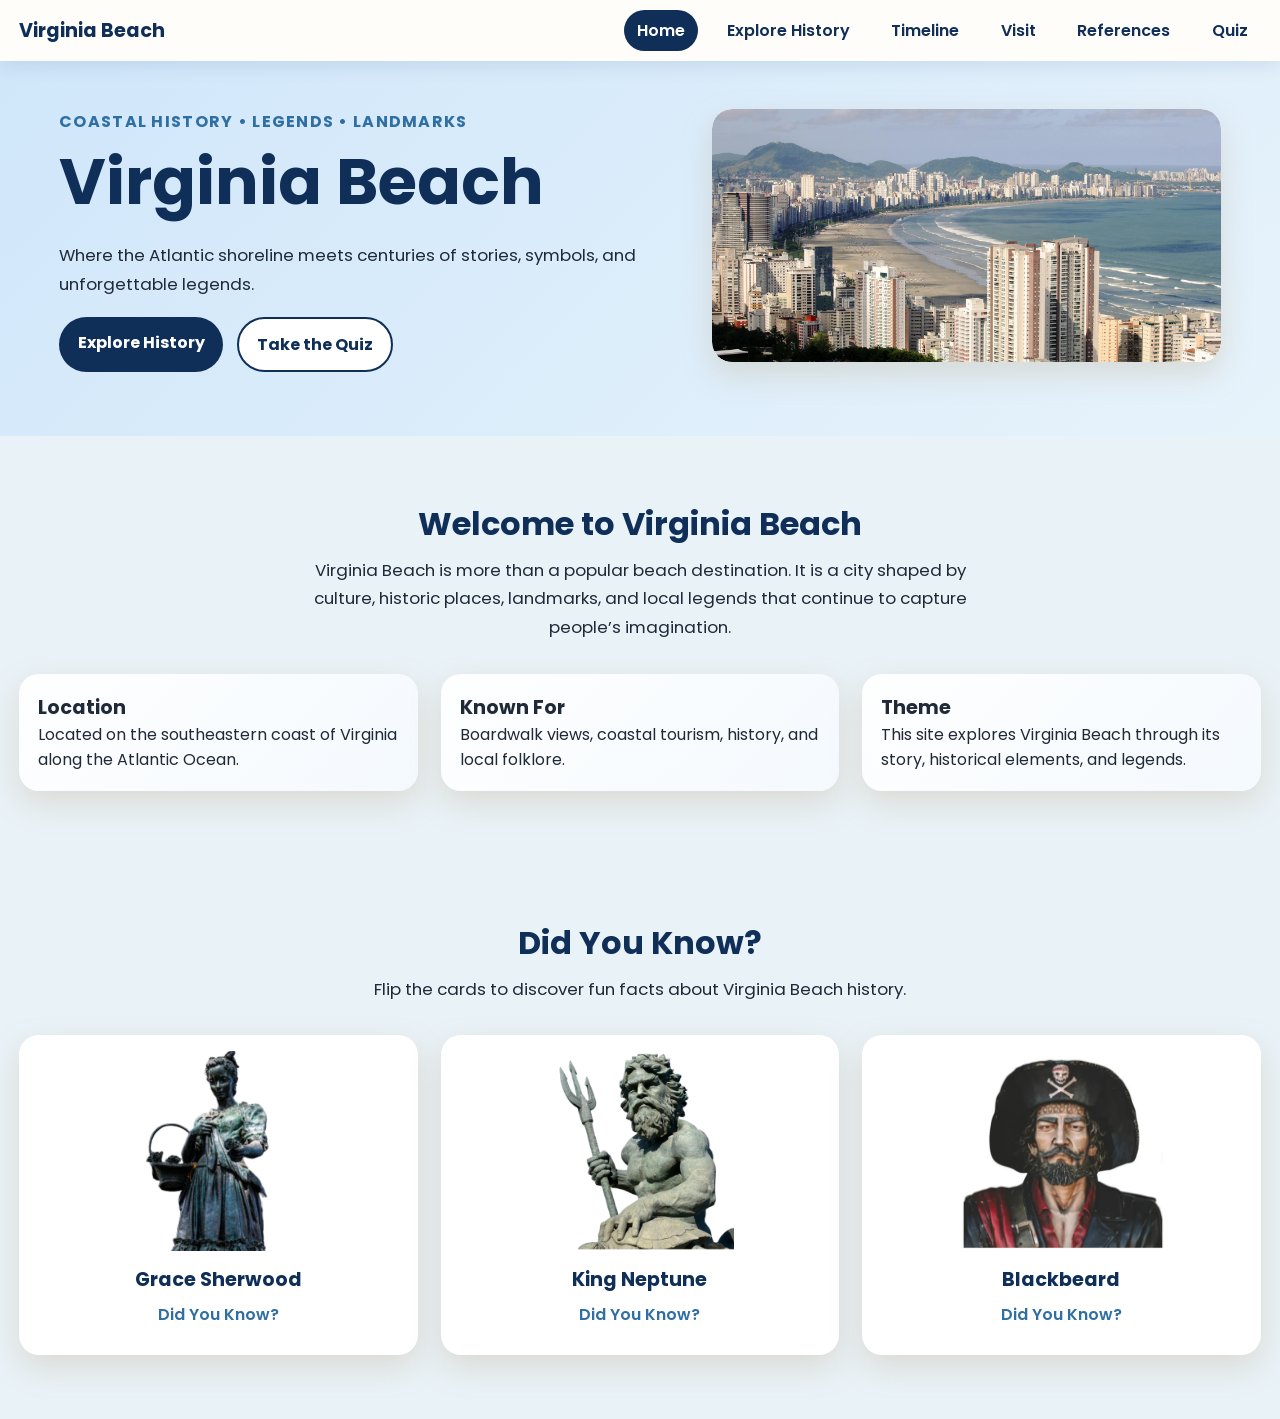
<file: html/index.html>
<!DOCTYPE html>
<html lang="en">
<head>
  <meta charset="UTF-8" />
  <meta name="viewport" content="width=device-width, initial-scale=1.0" />
  <title>Virginia Beach | Home</title>
  <link rel="stylesheet" href="../css/styles.css" />
  <link href="https://fonts.googleapis.com/css2?family=Poppins:wght@400;500;600;700&display=swap" rel="stylesheet">
</head>
<body>
  <header class="site-header">
    <nav class="navbar">
      <a class="logo" href="index.html">Virginia Beach</a>
      <button class="menu-toggle" aria-label="Open menu">☰</button>
      <ul class="nav-links">
        <li><a href="index.html" class="active">Home</a></li>
        <li><a href="historical-elements.html">Explore History</a></li>
        <li><a href="timeline.html">Timeline</a></li>
        <li><a href="visit.html">Visit</a></li>
        <li><a href="references.html">References</a></li>
        <li><a href="quiz.html">Quiz</a></li>
      </ul>
    </nav>

    <section class="hero">
      <div class="hero-text">
        <p class="eyebrow">Coastal History • Legends • Landmarks</p>
        <h1>Virginia Beach</h1>
        <p class="hero-subtitle">
          Where the Atlantic shoreline meets centuries of stories, symbols, and unforgettable legends.
        </p>
        <div class="hero-buttons">
          <a class="btn primary" href="historical-elements.html">Explore History</a>
          <a class="btn secondary" href="quiz.html">Take the Quiz</a>
        </div>
      </div>

      <div class="hero-image-card">
        <img src="../images/VA_Beach_Image.jpg" alt="Virginia Beach oceanfront view">
      </div>
    </section>
  </header>

  <main>
    <section class="section">
      <div class="section-heading">
        <h2>Welcome to Virginia Beach</h2>
        <p>
          Virginia Beach is more than a popular beach destination. It is a city shaped by culture,
          historic places, landmarks, and local legends that continue to capture people’s imagination.
        </p>
      </div>

      <div class="quick-facts-grid">
        <article class="fact-card">
          <h3>Location</h3>
          <p>Located on the southeastern coast of Virginia along the Atlantic Ocean.</p>
        </article>

        <article class="fact-card">
          <h3>Known For</h3>
          <p>Boardwalk views, coastal tourism, history, and local folklore.</p>
        </article>

        <article class="fact-card">
          <h3>Theme</h3>
          <p>This site explores Virginia Beach through its story, historical elements, and legends.</p>
        </article>
      </div>
    </section>
  </main>

  <section class="section">
  <div class="section-heading">
    <h2>Did You Know?</h2>
    <p>Flip the cards to discover fun facts about Virginia Beach history.</p>
  </div>

  <div class="didyouknow-grid">

    <div class="flip-card">
      <div class="flip-card-inner">
        <div class="flip-card-front">
          <img src="../images/Grace_Sherwood.jpg" alt="Grace Sherwood">
          <h3>Grace Sherwood</h3>
          <p>Did You Know?</p>
        </div>
        <div class="flip-card-back">
          <h3>Grace Sherwood</h3>
          <p>
            Grace Sherwood was known as the “Witch of Pungo.” She became one of the most famous legends in Virginia Beach history.
          </p>
        </div>
      </div>
    </div>

    <div class="flip-card">
      <div class="flip-card-inner">
        <div class="flip-card-front">
          <img src="../images/King_Neptune.jpg" alt="King Neptune statue">
          <h3>King Neptune</h3>
          <p>Did You Know?</p>
        </div>
        <div class="flip-card-back">
          <h3>King Neptune</h3>
          <p>
            The King Neptune statue is over 34 feet tall and weighs more than 12 tons, making it one of the most recognizable landmarks in Virginia Beach.
          </p>
        </div>
      </div>
    </div>

    <div class="flip-card">
      <div class="flip-card-inner">
        <div class="flip-card-front">
          <img src="../images/Blackbeard.jpg" alt="Blackbeard">
          <h3>Blackbeard</h3>
          <p>Did You Know?</p>
        </div>
        <div class="flip-card-back">
          <h3>Blackbeard</h3>
          <p>
            Blackbeard was one of the most feared pirates of the early 1700s, and his story is still connected to coastal legends in Virginia.
          </p>
        </div>
      </div>
    </div>

  </div>
</section>

  <script src="../js/script.js"></script>
</body>
</html>
</file>
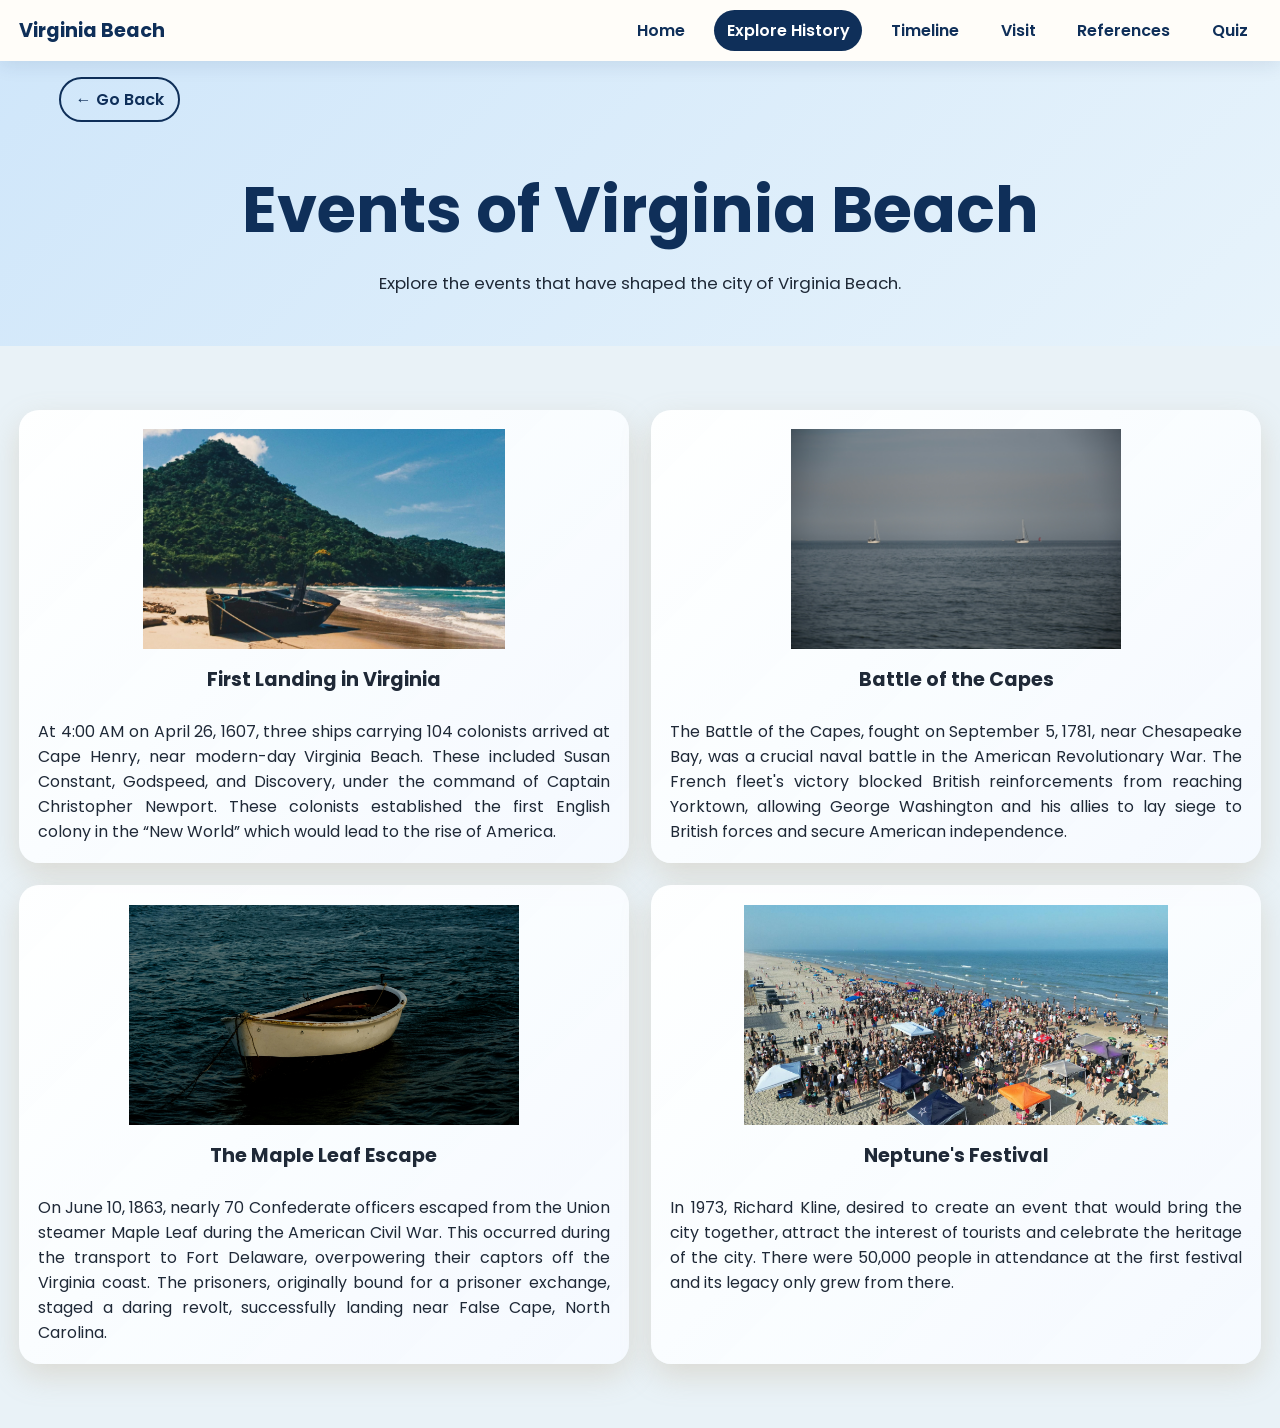
<file: html/events.html>
<!DOCTYPE html>
<html lang="en">
<head>
  <meta charset="UTF-8" />
  <meta name="viewport" content="width=device-width, initial-scale=1.0" />
  <title>Historical Events | Virginia Beach</title>
  <link rel="stylesheet" href="../css/styles.css" />
  <link href="https://fonts.googleapis.com/css2?family=Poppins:wght@400;500;600;700&display=swap" rel="stylesheet">
</head>
<body>
  <header class="site-header inner-header">
    <nav class="navbar">
      <a class="logo" href="index.html">Virginia Beach</a>
      <button class="menu-toggle" aria-label="Open menu">☰</button>
      <ul class="nav-links">
        <li><a href="index.html">Home</a></li>
        <li><a href="historical-elements.html" class="active">Explore History</a></li>
        <li><a href="timeline.html">Timeline</a></li>
        <li><a href="visit.html">Visit</a></li>
        <li><a href="references.html">References</a></li>
        <li><a href="quiz.html">Quiz</a></li>
      </ul>
    </nav>

    <div class="back-button-container">
  <a href="historical-elements.html" class="back-btn">← Go Back</a>
    </div>

    <section class="page-banner">
      <h1>Events of Virginia Beach</h1>
      <p>Explore the events that have shaped the city of Virginia Beach.</p>
    </section>
  </header>

  <main>
    <section class="section">
      <div class="card-grid two-up">

        <article class="story-card">
          <img src="../images/ship.jpg" alt="First Landing" />
          <div class="card-body">
            <center><h3>First Landing in Virginia</h3></center><BR>
            <p align="justify">
            At 4:00 AM on April 26, 1607, three ships carrying 104 colonists arrived at Cape Henry, near modern-day Virginia Beach. These included Susan Constant, Godspeed, and Discovery, under the command of Captain Christopher Newport. These colonists established the first English colony in the “New World” which would lead to the rise of America. 
            </p>
          </div>
        </article>

        <article class="story-card">
          <img src="../images/capes.jpg" alt="Battle of the Capes" />
          <div class="card-body">
            <center><h3>Battle of the Capes</h3></center><BR>
            <p align="justify">
            The Battle of the Capes, fought on September 5, 1781, near Chesapeake Bay, was a crucial naval battle in the American Revolutionary War. The French fleet's victory blocked British reinforcements from reaching Yorktown, allowing George Washington and his allies to lay siege to British forces and secure American independence. 
            </p>
          </div>
        </article>

        <article class="story-card">
          <img src="../images/Maple_Leaf.jpg" alt="Maple Leaf Escape" />
          <div class="card-body">
            <center><h3>The Maple Leaf Escape</h3></center><BR>
            <p align="justify">
            On June 10, 1863, nearly 70 Confederate officers escaped from the Union steamer Maple Leaf during the American Civil War. This occurred during the transport to Fort Delaware, overpowering their captors off the Virginia coast. The prisoners, originally bound for a prisoner exchange, staged a daring revolt, successfully landing near False Cape, North Carolina.
            </p>
          </div>
        </article>

        <article class="story-card">
          <img src="../images/Neptune_Festival.jpg" alt="Neptune's Festival" />
          <div class="card-body">
            <center><h3>Neptune's Festival</h3></center><BR>
            <p align="justify">
            In 1973, Richard Kline, desired to create an event that would bring the city together, attract the interest of tourists and celebrate the heritage of the city. There were 50,000 people in attendance at the first festival and its legacy only grew from there.
            </p>
          </div>
        </article>

      </div>
    </section>
  </main>

  <script src="../js/script.js"></script>
</body>
</html>
</file>
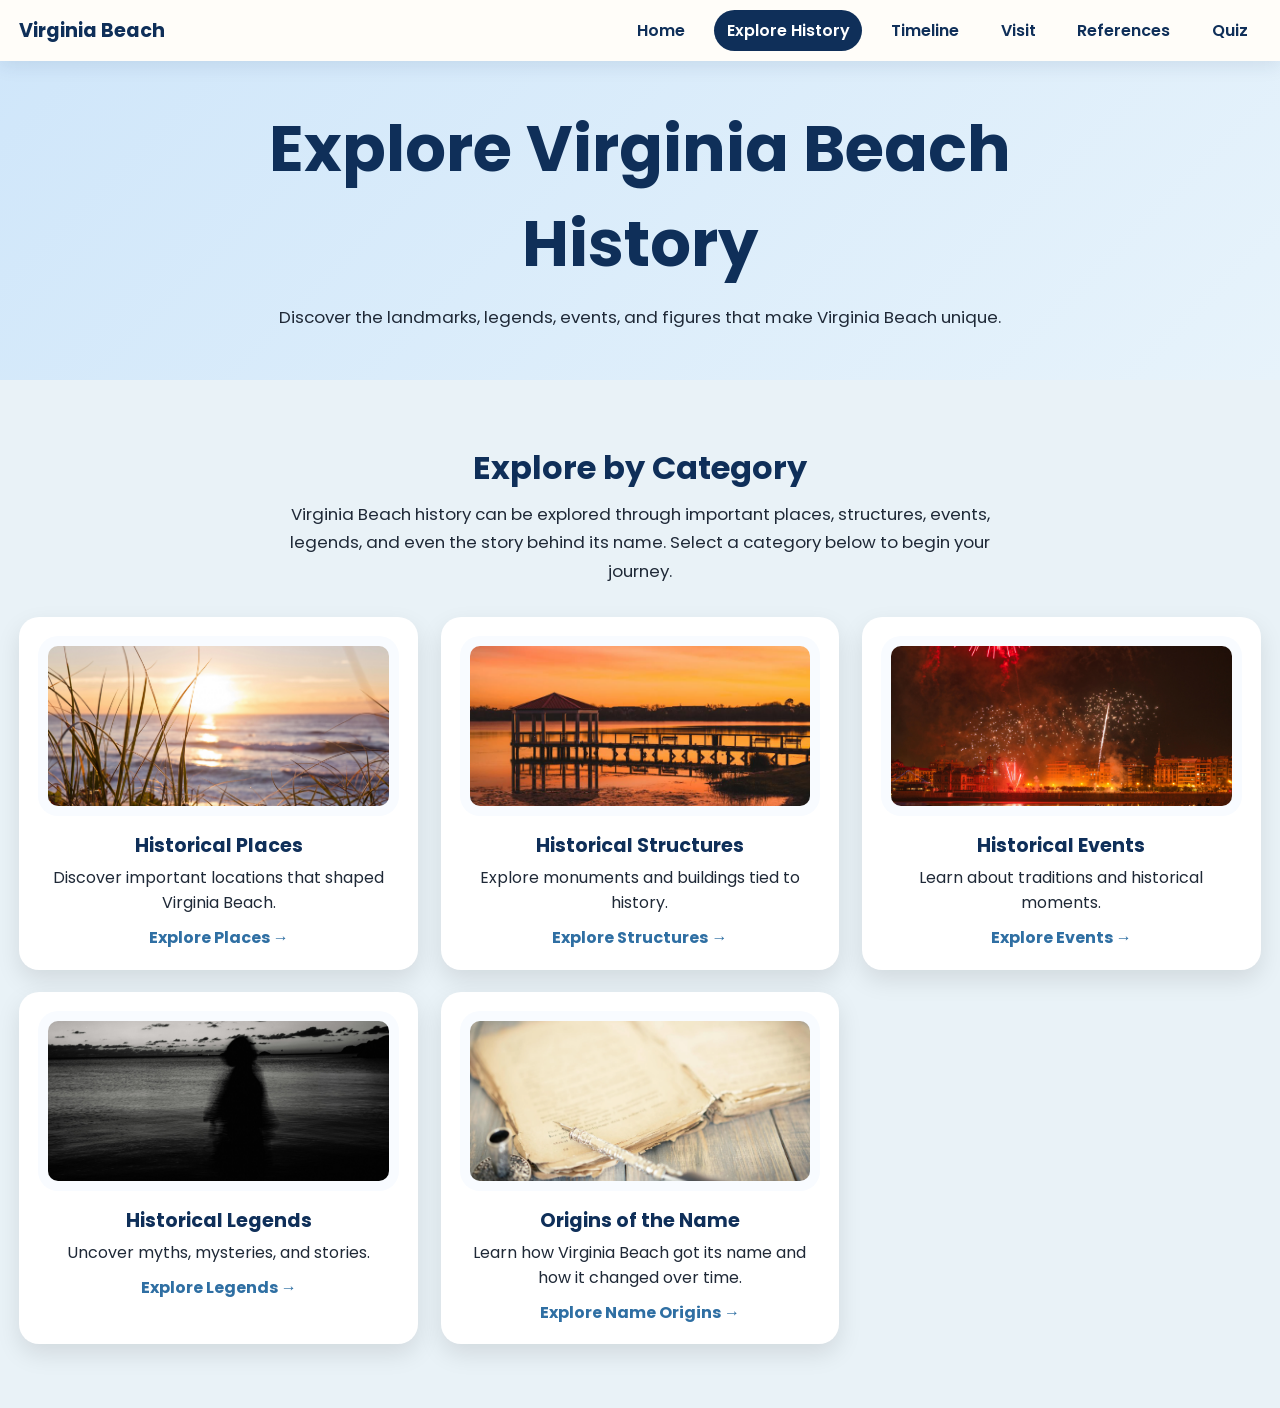
<file: html/historical-elements.html>
<!DOCTYPE html>
<html lang="en">
<head>
  <meta charset="UTF-8">
  <meta name="viewport" content="width=device-width, initial-scale=1.0">
  <title>Explore Virginia Beach History</title>
  <link rel="stylesheet" href="../css/styles.css">
  <link href="https://fonts.googleapis.com/css2?family=Playfair+Display:wght@600;700&family=Poppins:wght@300;400;500;600&display=swap" rel="stylesheet">
</head>

<body>

<header class="site-header">
  <nav class="navbar">
    <a class="logo" href="index.html">Virginia Beach</a>
    <button class="menu-toggle" aria-label="Open menu">☰</button>
    <ul class="nav-links">
      <li><a href="index.html">Home</a></li>
      <li><a href="historical-elements.html" class="active">Explore History</a></li>
      <li><a href="timeline.html">Timeline</a></li>
      <li><a href="visit.html">Visit</a></li>
      <li><a href="references.html">References</a></li>
      <li><a href="quiz.html">Quiz</a></li>
    </ul>
  </nav>

  <section class="page-banner">
    <h1>Explore Virginia Beach History</h1>
    <p>Discover the landmarks, legends, events, and figures that make Virginia Beach unique.</p>
  </section>
</header>

<main>

  <section class="section">
    <div class="section-heading">
      <h2>Explore by Category</h2>
      <p>
        Virginia Beach history can be explored through important places, structures, events, legends,
        and even the story behind its name. Select a category below to begin your journey.
      </p>
    </div>

    <div class="card-grid five-grid">

      <div class="category-card">
        <img src="../images/Historical_Place.jpg" alt="Historical Places in Virginia Beach">
        <h3>Historical Places</h3>
        <p>Discover important locations that shaped Virginia Beach.</p>
        <a href="places.html">Explore Places →</a>
      </div>

      <div class="category-card">
        <img src="../images/structure.jpg" alt="Historical Structures in Virginia Beach">
        <h3>Historical Structures</h3>
        <p>Explore monuments and buildings tied to history.</p>
        <a href="structures.html">Explore Structures →</a>
      </div>

      <div class="category-card">
        <img src="../images/fireworks.jpg" alt="Historical Events in Virginia Beach">
        <h3>Historical Events</h3>
        <p>Learn about traditions and historical moments.</p>
        <a href="events.html">Explore Events →</a>
      </div>

      <div class="category-card">
        <img src="../images/legends.jpg" alt="Historical Legends in Virginia Beach">
        <h3>Historical Legends</h3>
        <p>Uncover myths, mysteries, and stories.</p>
        <a href="legends.html">Explore Legends →</a>
      </div>

      <div class="category-card">
        <img src="../images/name_image.jpg" alt="Origins of the name Virginia Beach">
        <h3>Origins of the Name</h3>
        <p>Learn how Virginia Beach got its name and how it changed over time.</p>
        <a href="name.html">Explore Name Origins →</a>
      </div>

    </div>
  </section>

</main>

<script src="../js/script.js"></script>
</body>
</html>
</file>
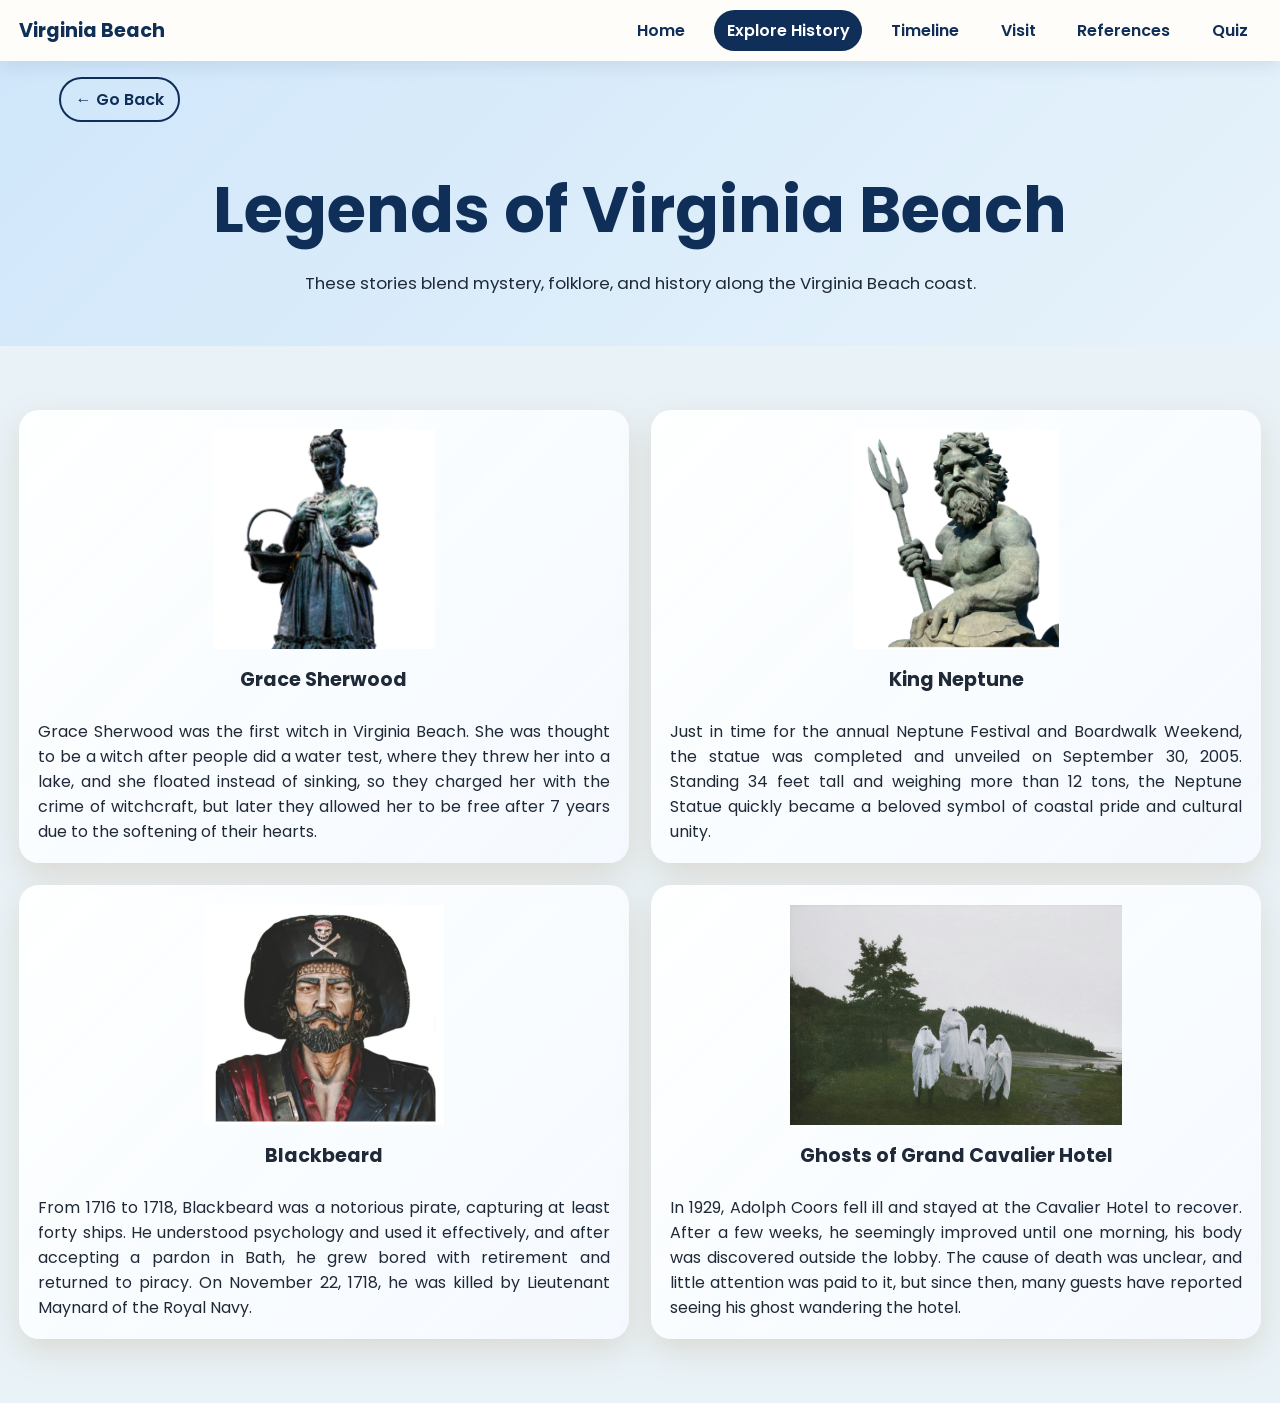
<file: html/legends.html>
<!DOCTYPE html>
<html lang="en">
<head>
  <meta charset="UTF-8" />
  <meta name="viewport" content="width=device-width, initial-scale=1.0" />
  <title>Historical Legends | Virginia Beach</title>
  <link rel="stylesheet" href="../css/styles.css" />
  <link href="https://fonts.googleapis.com/css2?family=Poppins:wght@400;500;600;700&display=swap" rel="stylesheet">
</head>
<body>
  <header class="site-header inner-header">
    <nav class="navbar">
      <a class="logo" href="index.html">Virginia Beach</a>
      <button class="menu-toggle" aria-label="Open menu">☰</button>
      <ul class="nav-links">
        <li><a href="index.html">Home</a></li>
        <li><a href="historical-elements.html" class="active">Explore History</a></li>
        <li><a href="timeline.html">Timeline</a></li>
        <li><a href="visit.html">Visit</a></li>
        <li><a href="references.html">References</a></li>
        <li><a href="quiz.html">Quiz</a></li>
      </ul>
    </nav>

    <div class="back-button-container">
  <a href="historical-elements.html" class="back-btn">← Go Back</a>
    </div>

    <section class="page-banner">
      <h1>Legends of Virginia Beach</h1>
      <p>These stories blend mystery, folklore, and history along the Virginia Beach coast.</p>
    </section>
  </header>

  <main>
    <section class="section">
      <div class="card-grid two-up">

        <article class="story-card">
          <img src="../images/Grace_Sherwood.jpg" alt="Grace Sherwood" />
          <div class="card-body">
            <center><h3>Grace Sherwood</h3></center><BR>
            <p align="justify">
            Grace Sherwood was the first witch in Virginia Beach. She was thought to be a witch after people did a water test, where they threw her into a lake, and she floated instead of sinking, so they charged her with the crime of witchcraft, but later they allowed her to be free after 7 years due to the softening of their hearts. 
            </p>
          </div>
        </article>

        <article class="story-card">
          <img src="../images/King_Neptune.jpg" alt="Neptune" />
          <div class="card-body">
            <center><h3>King Neptune</h3></center><BR>
            <p align="justify">
            Just in time for the annual Neptune Festival and Boardwalk Weekend, the statue was completed and unveiled on September 30, 2005. Standing 34 feet tall and weighing more than 12 tons, the Neptune Statue quickly became a beloved symbol of coastal pride and cultural unity. 
            </p>
          </div>
        </article>

        <article class="story-card">
          <img src="../images/Blackbeard.jpg" alt="Blackbeard" />
          <div class="card-body">
            <center><h3>Blackbeard</h3></center><BR>
            <p align="justify">
            From 1716 to 1718, Blackbeard was a notorious pirate, capturing at least forty ships. He understood psychology and used it effectively, and after accepting a pardon in Bath, he grew bored with retirement and returned to piracy. On November 22, 1718, he was killed by Lieutenant Maynard of the Royal Navy.
            </p>
          </div>
        </article>

        <article class="story-card">
          <img src="../images/ghost.jpg" alt="Adolph Coors" />
          <div class="card-body">
            <center><h3>Ghosts of Grand Cavalier Hotel</h3></center><BR>
            <p align="justify">
            In 1929, Adolph Coors fell ill and stayed at the Cavalier Hotel to recover. After a few weeks, he seemingly improved until one morning, his body was discovered outside the lobby. The cause of death was unclear, and little attention was paid to it, but since then, many guests have reported seeing his ghost wandering the hotel.
            </p>
          </div>
        </article>

      </div>
    </section>
  </main>

  <script src="../js/script.js"></script>
</body>
</html>
</file>
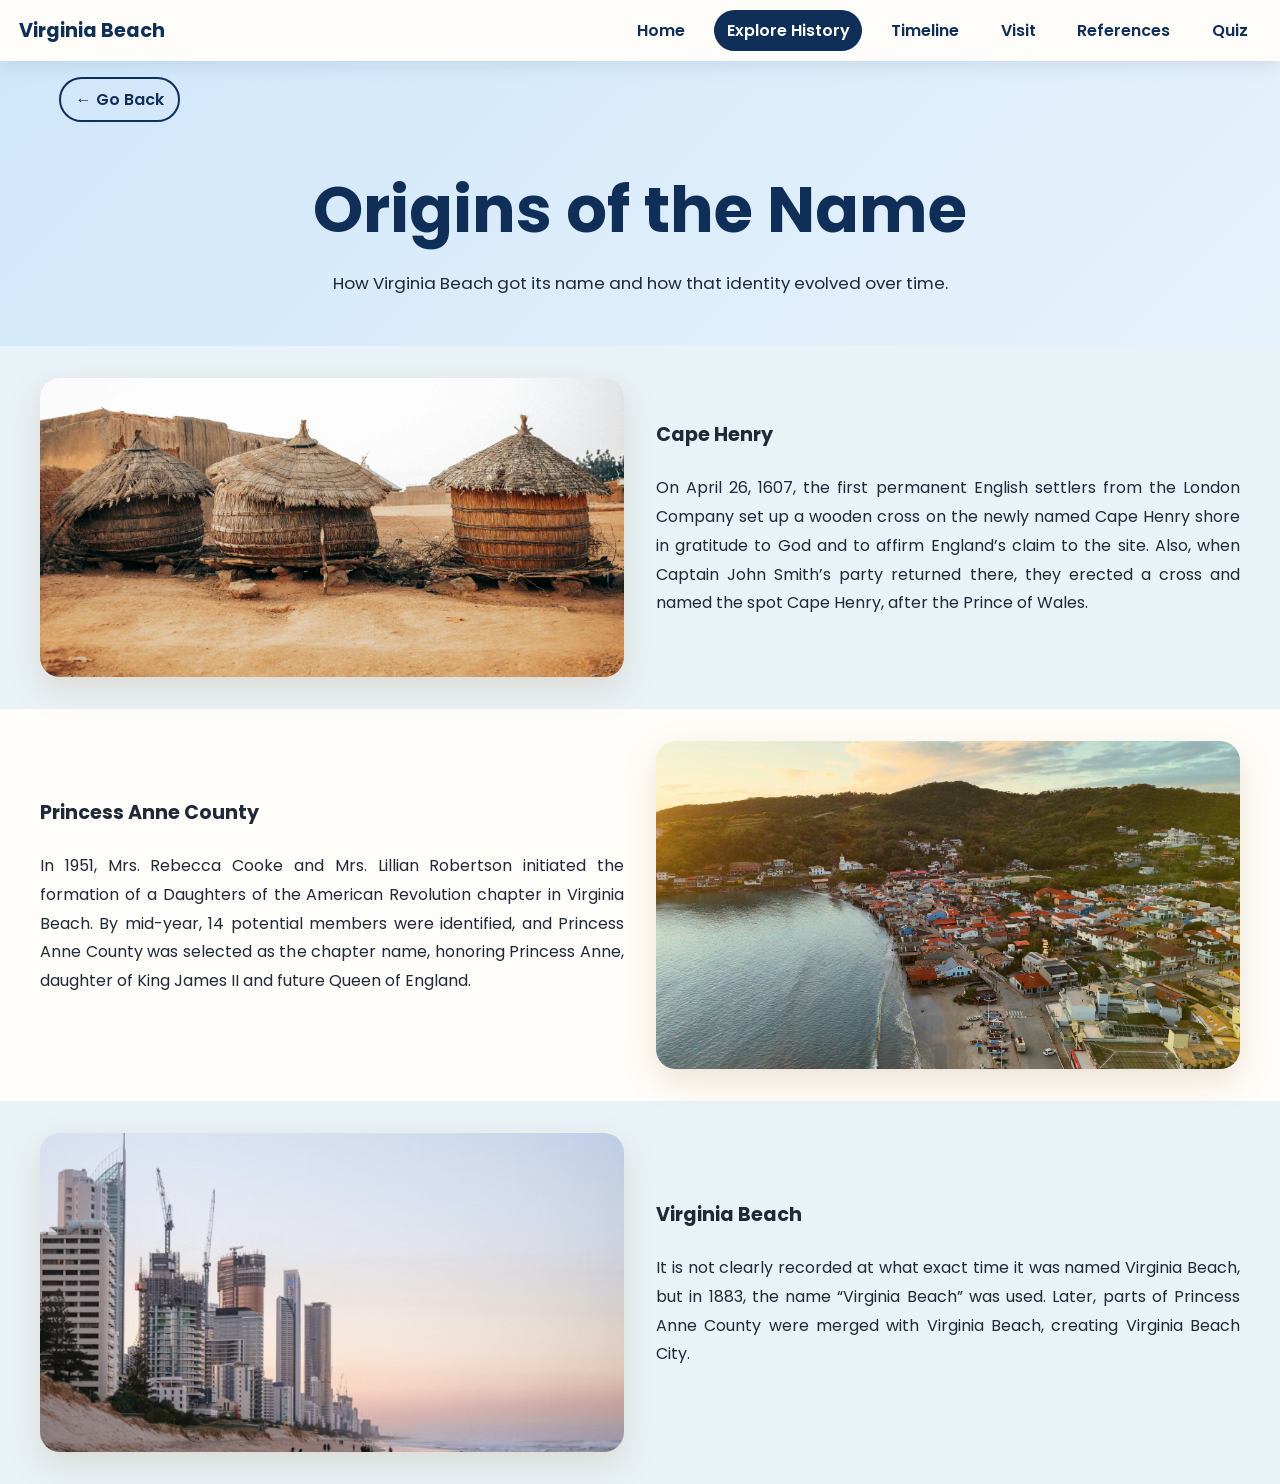
<file: html/name.html>
<!DOCTYPE html>
<html lang="en">
<head>
  <meta charset="UTF-8" />
  <meta name="viewport" content="width=device-width, initial-scale=1.0" />
  <title>Origins of the Name | Virginia Beach</title>
  <link rel="stylesheet" href="../css/styles.css" />
  <link href="https://fonts.googleapis.com/css2?family=Poppins:wght@400;500;600;700&display=swap" rel="stylesheet">
</head>
<body>
  <header class="site-header inner-header">
    <nav class="navbar">
      <a class="logo" href="index.html">Virginia Beach</a>
      <button class="menu-toggle" aria-label="Open menu">☰</button>
      <ul class="nav-links">
        <li><a href="index.html">Home</a></li>
        <li><a href="historical-elements.html" class="active">Explore History</a></li>
        <li><a href="timeline.html">Timeline</a></li>
        <li><a href="visit.html">Visit</a></li>
        <li><a href="references.html">References</a></li>
        <li><a href="quiz.html">Quiz</a></li>
      </ul>
    </nav>

    <div class="back-button-container">
  <a href="historical-elements.html" class="back-btn">← Go Back</a>
    </div>

    <section class="page-banner">
      <h1>Origins of the Name</h1>
      <p>How Virginia Beach got its name and how that identity evolved over time.</p>
    </section>
  </header>

    <section class="section story-section">
      <div class="story-row-alt">
        <div class="story-image-block">
          <img src="../images/Cape_Henry.jpg" alt="Cape Henry" />
        </div>
        <div class="story-text-block">
          <h3>Cape Henry</h3><BR>
          <p align="justify">
            On April 26, 1607, the first permanent English settlers from the London Company set up a wooden cross on the newly named Cape Henry shore in gratitude to God and to affirm England’s claim to the site. Also, when Captain John Smith’s party returned there, they erected a cross and named the spot Cape Henry, after the Prince of Wales. 
          </p>
        </div>
      </div>
    </section>

    <section class="section story-section alt-section">
      <div class="story-row-alt reverse">
        <div class="story-image-block">
          <img src="../images/Princess_Anne_County.jpg" alt="Princess Anne County" />
        </div>
        <div class="story-text-block">
          <h3>Princess Anne County</h3><BR>
          <p align="justify">
            In 1951, Mrs. Rebecca Cooke and Mrs. Lillian Robertson initiated the formation of a Daughters of the American Revolution chapter in Virginia Beach. By mid-year, 14 potential members were identified, and Princess Anne County was selected as the chapter name, honoring Princess Anne, daughter of King James II and future Queen of England.
          </p>
        </div>
      </div>
    </section>

    <section class="section story-section">
      <div class="story-row-alt">
        <div class="story-image-block">
          <img src="../images/Modern_VA.jpg" alt="Modern Virginia Beach" />
        </div>
        <div class="story-text-block">
          <h3>Virginia Beach</h3><BR>
          <p align="justify">
            It is not clearly recorded at what exact time it was named Virginia Beach, but in 1883, the name “Virginia Beach” was used. Later, parts of Princess Anne County were merged with Virginia Beach, creating Virginia Beach City. 
          </p>
        </div>
      </div>
    </section>

  <script src="../js/script.js"></script>
</body>
</html>
</file>
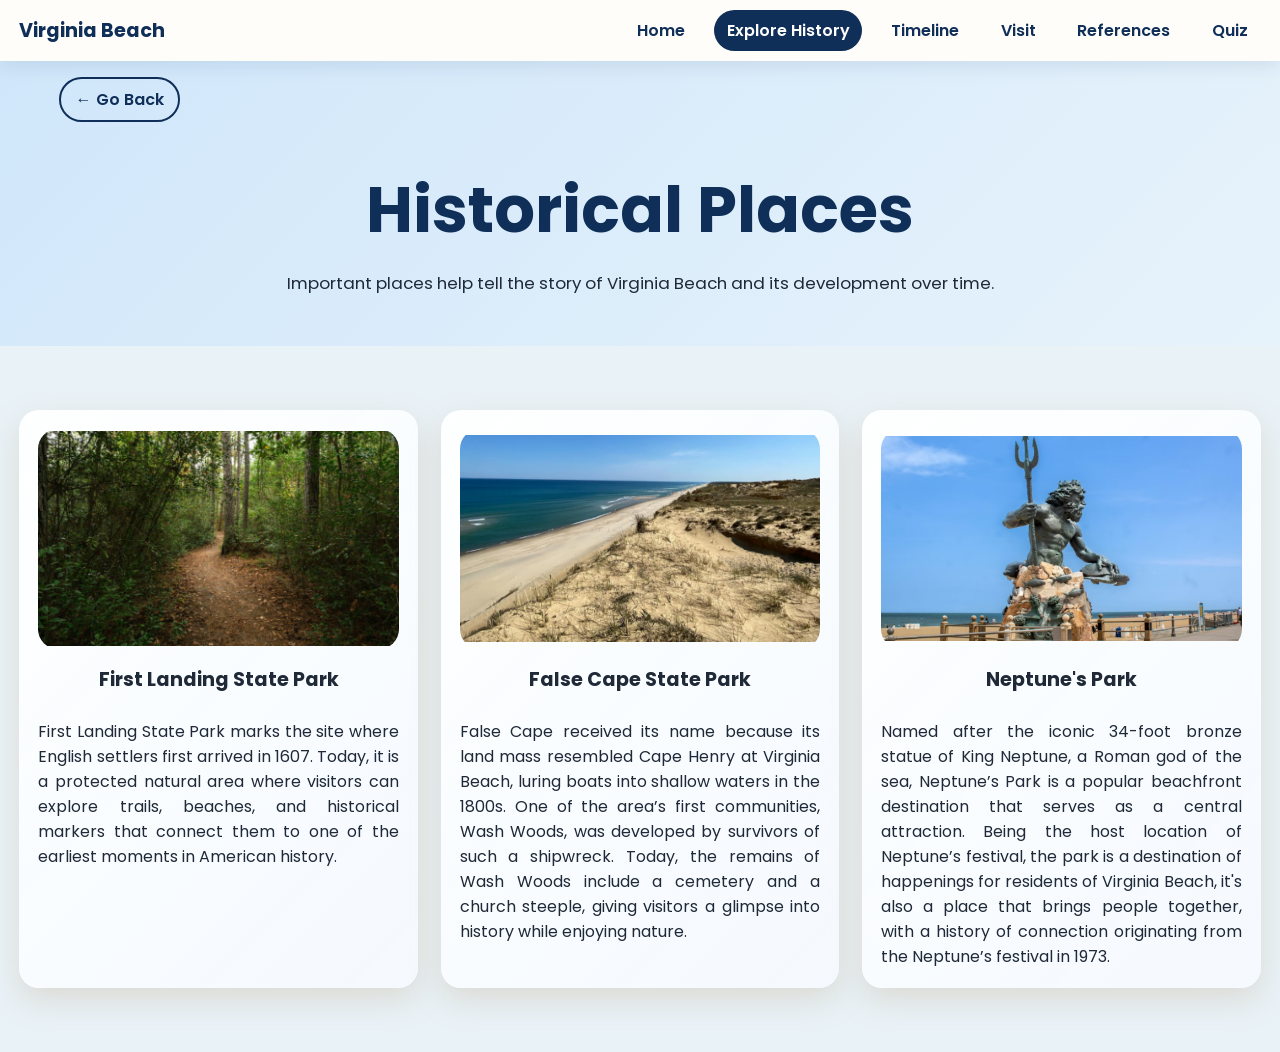
<file: html/places.html>
<!DOCTYPE html>
<html lang="en">
<head>
  <meta charset="UTF-8" />
  <meta name="viewport" content="width=device-width, initial-scale=1.0" />
  <title>Historical Places | Virginia Beach</title>
  <link rel="stylesheet" href="../css/styles.css" />
  <link href="https://fonts.googleapis.com/css2?family=Poppins:wght@400;500;600;700&display=swap" rel="stylesheet">
</head>
<body>
  <header class="site-header inner-header">
    <nav class="navbar">
      <a class="logo" href="index.html">Virginia Beach</a>
      <button class="menu-toggle" aria-label="Open menu">☰</button>
      <ul class="nav-links">
        <li><a href="index.html">Home</a></li>
        <li><a href="historical-elements.html" class="active">Explore History</a></li>
        <li><a href="timeline.html">Timeline</a></li>
        <li><a href="visit.html">Visit</a></li>
        <li><a href="references.html">References</a></li>
        <li><a href="quiz.html">Quiz</a></li>
      </ul>
    </nav>

    <div class="back-button-container">
  <a href="historical-elements.html" class="back-btn">← Go Back</a>
    </div>

    <section class="page-banner">
      <h1>Historical Places</h1>
      <p>Important places help tell the story of Virginia Beach and its development over time.</p>
    </section>
  </header>

  <main>
    <section class="section">
      <div class="card-grid three-up">
        <article class="story-card">
          <img src="../images/First_Landing.jpg" alt="First Landing State Park" />
          <div class="card-body">
            <center><h3>First Landing State Park</h3></center><BR>
              <p align="justify">
              First Landing State Park marks the site where English settlers first arrived in 1607. Today, it is a protected natural area where visitors can explore trails, beaches, and historical markers that connect them to one of the earliest moments in American history.
              </p>
          </div>
        </article>

        <article class="story-card">
          <img src="../images/False_Cape.jpg" alt="False Cape State Park" />
          <div class="card-body">
            <center><h3>False Cape State Park</h3></center><BR>
            <p align="justify">
              False Cape received its name because its land mass resembled Cape Henry at Virginia Beach, luring boats into shallow waters in the 1800s. One of the area’s first communities, Wash Woods, was developed by survivors of such a shipwreck. Today, the remains of Wash Woods include a cemetery and a church steeple, giving visitors a glimpse into history while enjoying nature.
            </p>
          </div>
        </article>

        <article class="story-card">
          <img src="../images/Neptune_Park.jpg" alt="Cape Henry Lighthouse" />
          <div class="card-body">
            <center><h3>Neptune's Park</h3></center><BR>
            <p align="justify">
            Named after the iconic 34-foot bronze statue of King Neptune, a Roman god of the sea, Neptune’s Park is a popular beachfront destination that serves as a central attraction. Being the host location of Neptune’s festival, the park is a destination of happenings for residents of Virginia Beach, it's also a place that brings people together, with a history of connection originating from the Neptune’s festival in 1973.
            </p>
          </div>
        </article>
      </div>
    </section>
  </main>

  <script src="../js/script.js"></script>
</body>
</html>
</file>
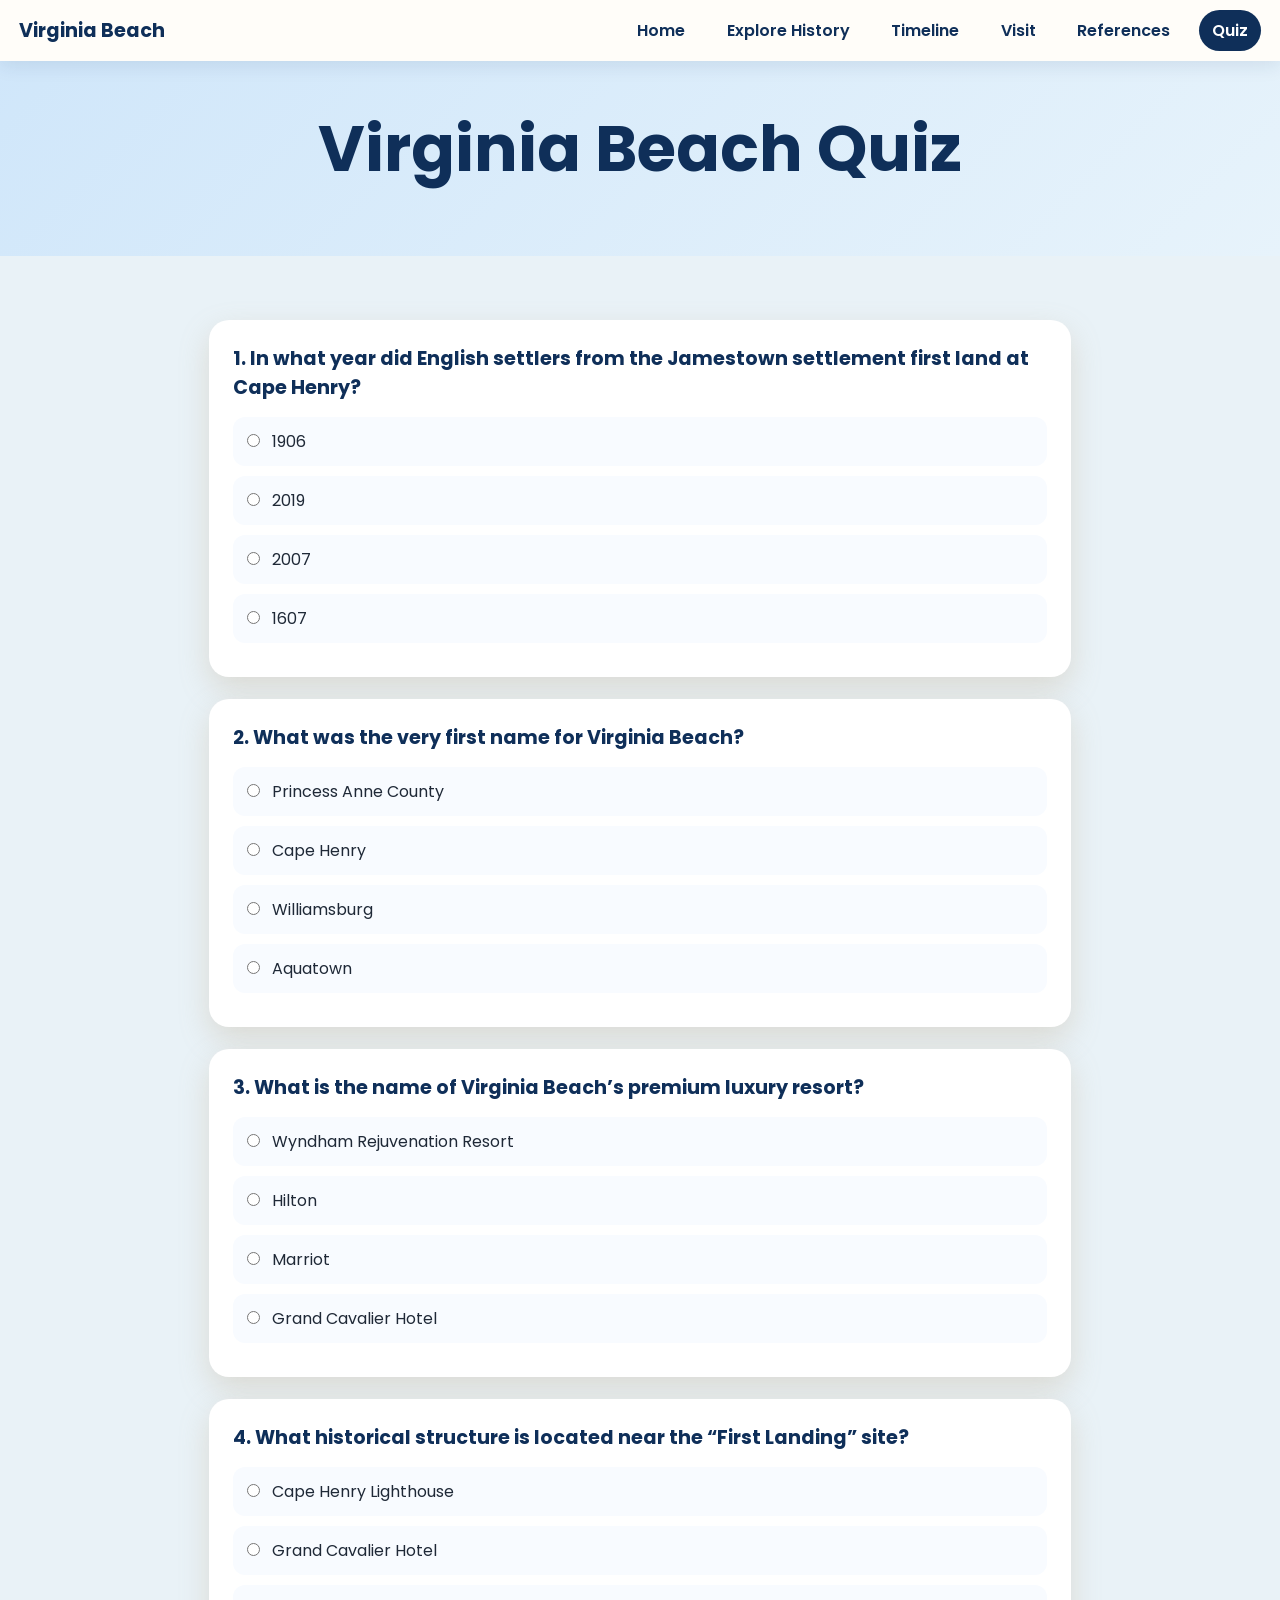
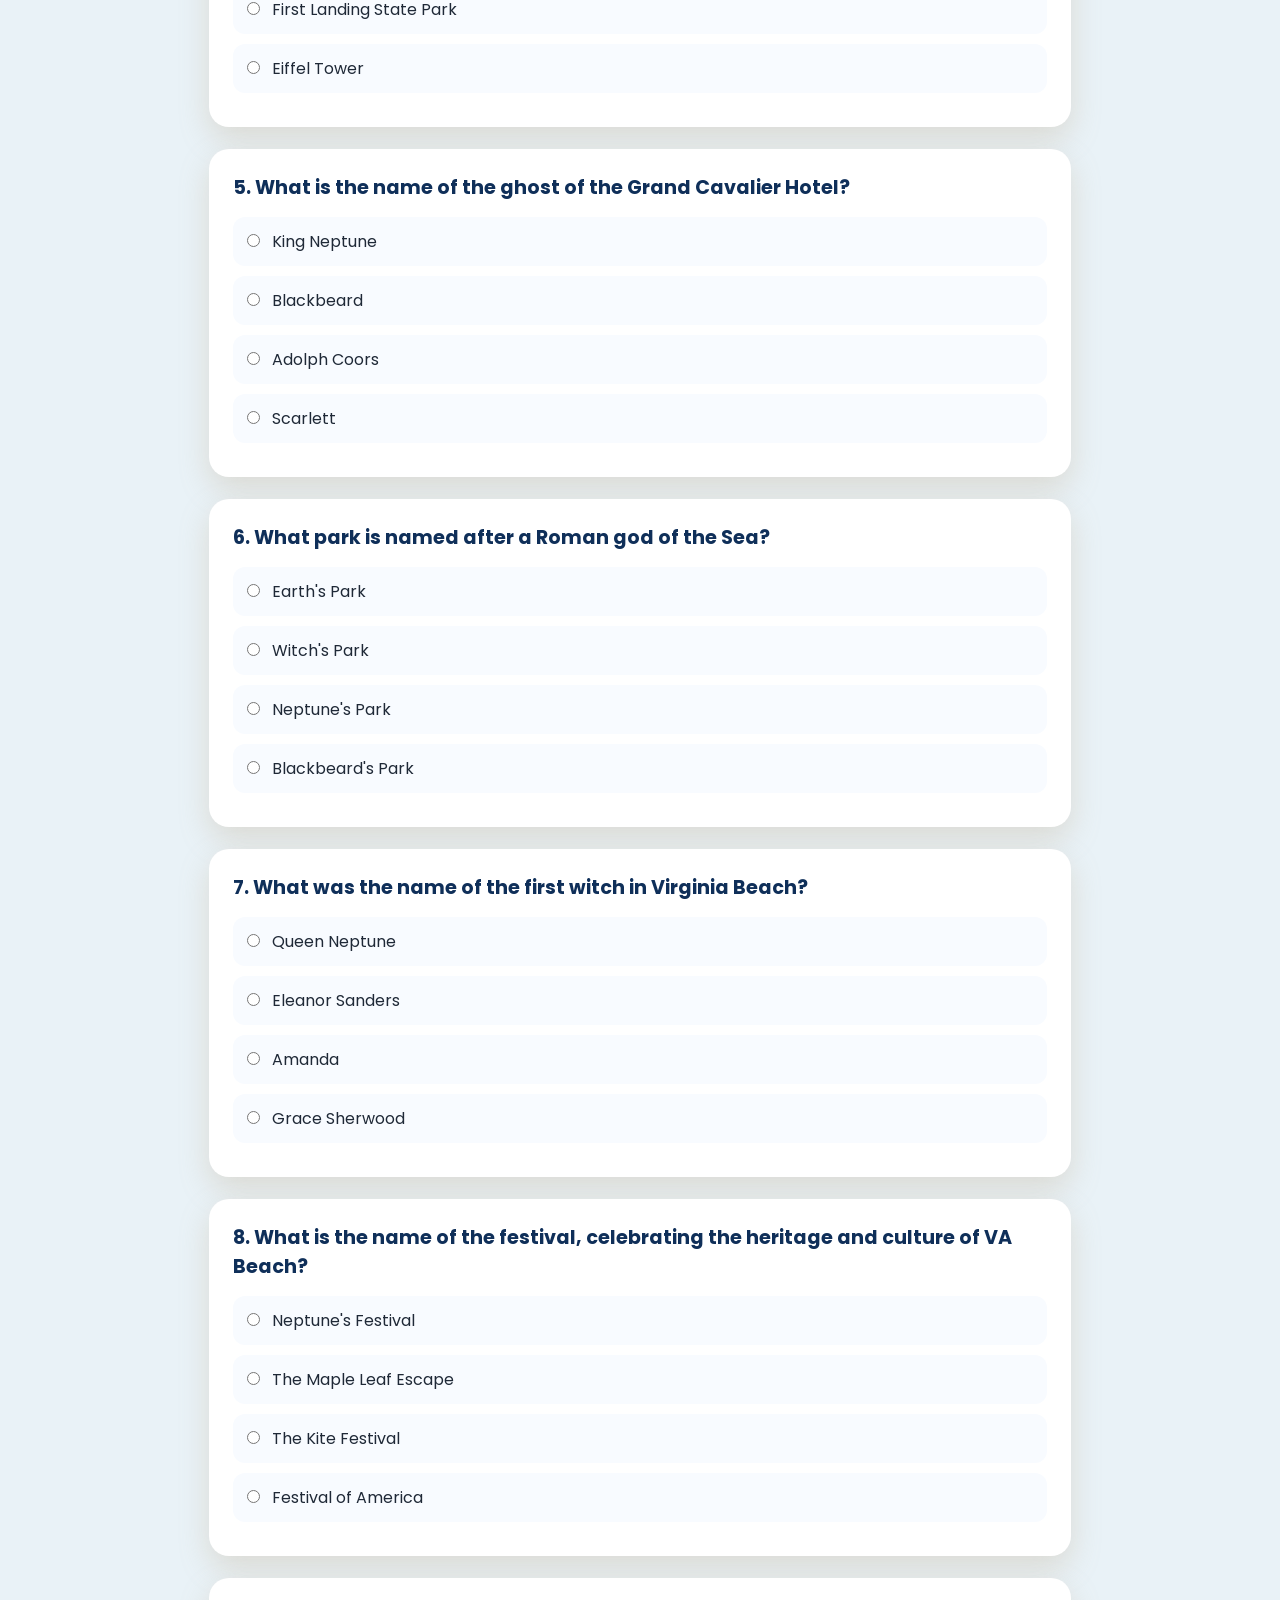
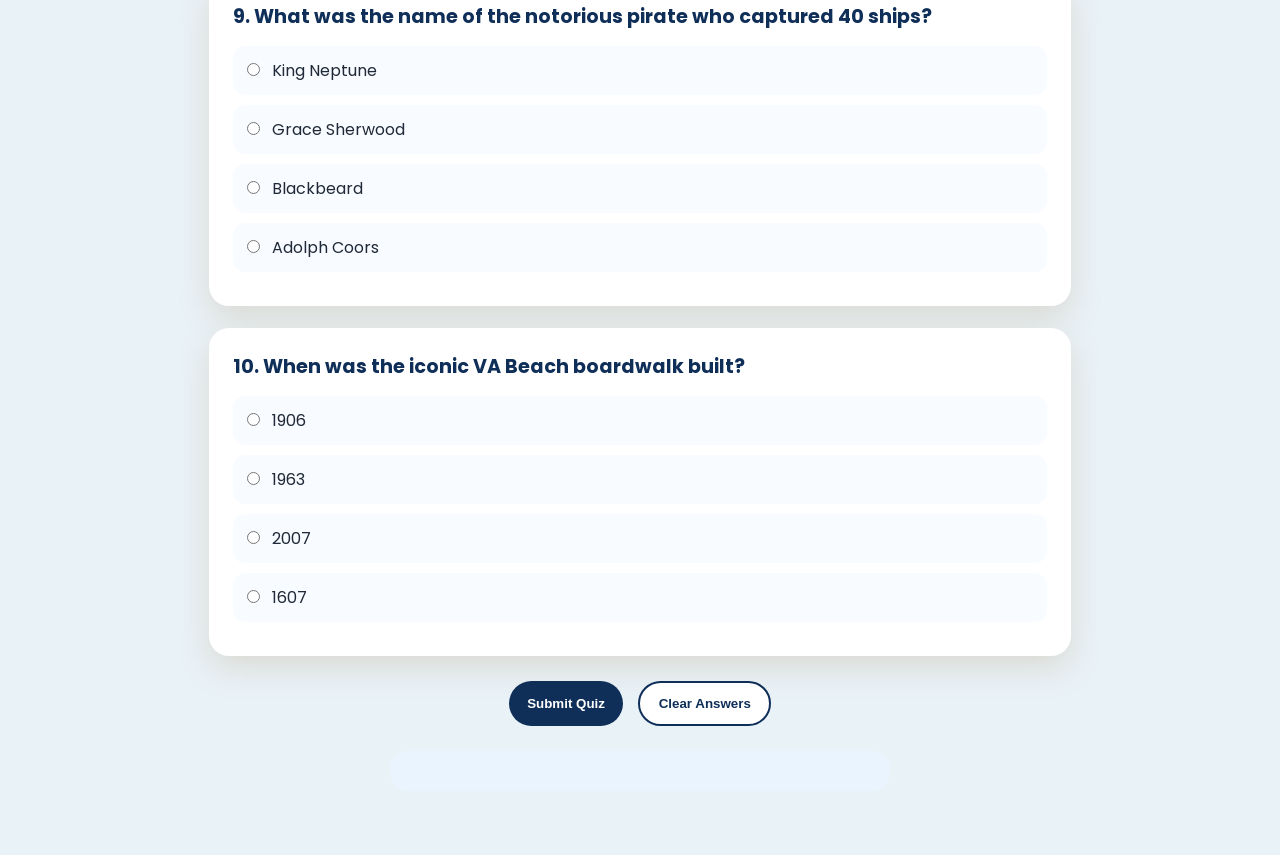
<file: html/quiz.html>
<!DOCTYPE html>
<html lang="en">
<head>
  <meta charset="UTF-8" />
  <meta name="viewport" content="width=device-width, initial-scale=1.0" />
  <title>Virginia Beach | Quiz</title>
  <link rel="stylesheet" href="../css/styles.css" />
  <link href="https://fonts.googleapis.com/css2?family=Poppins:wght@400;500;600;700&display=swap" rel="stylesheet">
</head>
<body>
  <header class="site-header inner-header">
    <nav class="navbar">
      <a class="logo" href="index.html">Virginia Beach</a>
      <button class="menu-toggle" aria-label="Open menu">☰</button>
      <ul class="nav-links">
        <li><a href="index.html">Home</a></li>
        <li><a href="historical-elements.html">Explore History</a></li>
        <li><a href="timeline.html">Timeline</a></li>
        <li><a href="visit.html">Visit</a></li>
        <li><a href="references.html">References</a></li>
        <li><a href="quiz.html" class="active">Quiz</a></li>
      </ul>
    </nav>

    <section class="page-banner">
      <h1>Virginia Beach Quiz</h1>
    </section>
  </header>

<main>
    <section class="section narrow">
      <form id="quizForm" class="quiz-form">

        <div class="quiz-question-box">
          <h3>1. In what year did English settlers from the Jamestown settlement first land at Cape Henry?</h3>
          <label><input type="radio" name="q1" value="a"> 1906</label>
          <label><input type="radio" name="q1" value="b"> 2019</label>
          <label><input type="radio" name="q1" value="c"> 2007</label>
          <label><input type="radio" name="q1" value="d"> 1607</label>
        </div>

        <div class="quiz-question-box">
          <h3>2. What was the very first name for Virginia Beach?</h3>
          <label><input type="radio" name="q2" value="a"> Princess Anne County</label>
          <label><input type="radio" name="q2" value="b"> Cape Henry</label>
          <label><input type="radio" name="q2" value="c"> Williamsburg</label>
          <label><input type="radio" name="q2" value="d"> Aquatown</label>
        </div>

        <div class="quiz-question-box">
          <h3>3. What is the name of Virginia Beach’s premium luxury resort?</h3>
          <label><input type="radio" name="q3" value="a"> Wyndham Rejuvenation Resort</label>
          <label><input type="radio" name="q3" value="b"> Hilton</label>
          <label><input type="radio" name="q3" value="c"> Marriot</label>
          <label><input type="radio" name="q3" value="d"> Grand Cavalier Hotel</label>
        </div>

        <div class="quiz-question-box">
          <h3>4. What historical structure is located near the “First Landing” site?</h3>
          <label><input type="radio" name="q4" value="a"> Cape Henry Lighthouse</label>
          <label><input type="radio" name="q4" value="b"> Grand Cavalier Hotel</label>
          <label><input type="radio" name="q4" value="c"> First Landing State Park</label>
          <label><input type="radio" name="q4" value="d"> Eiffel Tower</label>
        </div>

        <div class="quiz-question-box">
          <h3>5. What is the name of the ghost of the Grand Cavalier Hotel?</h3>
          <label><input type="radio" name="q5" value="a"> King Neptune</label>
          <label><input type="radio" name="q5" value="b"> Blackbeard</label>
          <label><input type="radio" name="q5" value="c"> Adolph Coors</label>
          <label><input type="radio" name="q5" value="d"> Scarlett</label>
        </div>

        <div class="quiz-question-box">
          <h3>6. What park is named after a Roman god of the Sea?</h3>
          <label><input type="radio" name="q6" value="a"> Earth's Park</label>
          <label><input type="radio" name="q6" value="b"> Witch's Park</label>
          <label><input type="radio" name="q6" value="c"> Neptune's Park</label>
          <label><input type="radio" name="q6" value="d"> Blackbeard's Park</label>
        </div>

        <div class="quiz-question-box">
          <h3>7. What was the name of the first witch in Virginia Beach?</h3>
          <label><input type="radio" name="q7" value="a"> Queen Neptune</label>
          <label><input type="radio" name="q7" value="b"> Eleanor Sanders</label>
          <label><input type="radio" name="q7" value="c"> Amanda</label>
          <label><input type="radio" name="q7" value="d"> Grace Sherwood</label>
        </div>

        <div class="quiz-question-box">
          <h3>8. What is the name of the festival, celebrating the heritage and culture of VA Beach?</h3>
          <label><input type="radio" name="q8" value="a"> Neptune's Festival</label>
          <label><input type="radio" name="q8" value="b"> The Maple Leaf Escape</label>
          <label><input type="radio" name="q8" value="c"> The Kite Festival</label>
          <label><input type="radio" name="q8" value="d"> Festival of America</label>
        </div>

        <div class="quiz-question-box">
          <h3>9. What was the name of the notorious pirate who captured 40 ships?</h3>
          <label><input type="radio" name="q9" value="a"> King Neptune</label>
          <label><input type="radio" name="q9" value="b"> Grace Sherwood</label>
          <label><input type="radio" name="q9" value="c"> Blackbeard</label>
          <label><input type="radio" name="q9" value="d"> Adolph Coors</label>
        </div>

        <div class="quiz-question-box">
          <h3>10. When was the iconic VA Beach boardwalk built?</h3>
          <label><input type="radio" name="q10" value="a"> 1906</label>
          <label><input type="radio" name="q10" value="b"> 1963</label>
          <label><input type="radio" name="q10" value="c"> 2007</label>
          <label><input type="radio" name="q10" value="d"> 1607</label>
        </div>
        
        <div class="quiz-buttons">
          <button type="button" class="btn primary" onclick="checkQuiz()">Submit Quiz</button>
          <button type="button" class="btn secondary" onclick="clearQuiz()">Clear Answers</button>
        </div>
        <div id="result" class="quiz-result-box"></div>

  <script src="../js/script.js"></script>
</body>
</html>
</file>
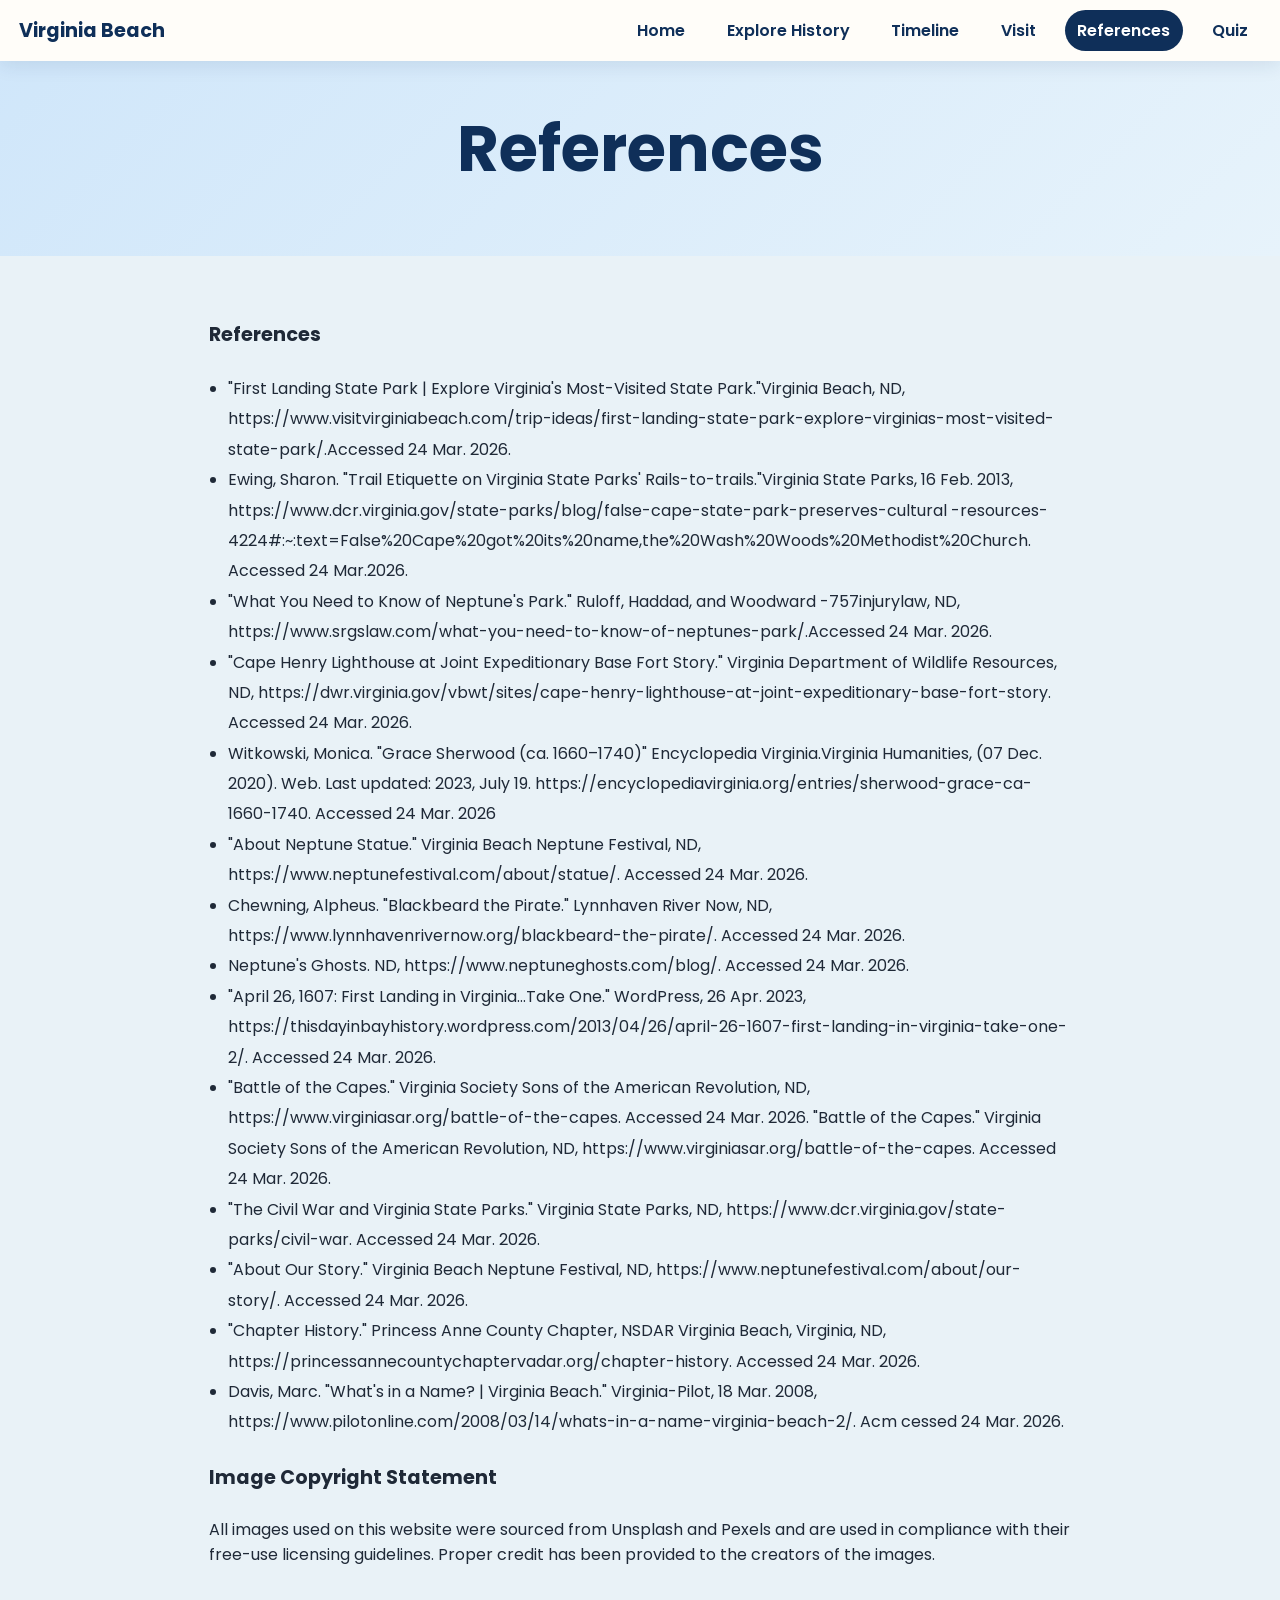
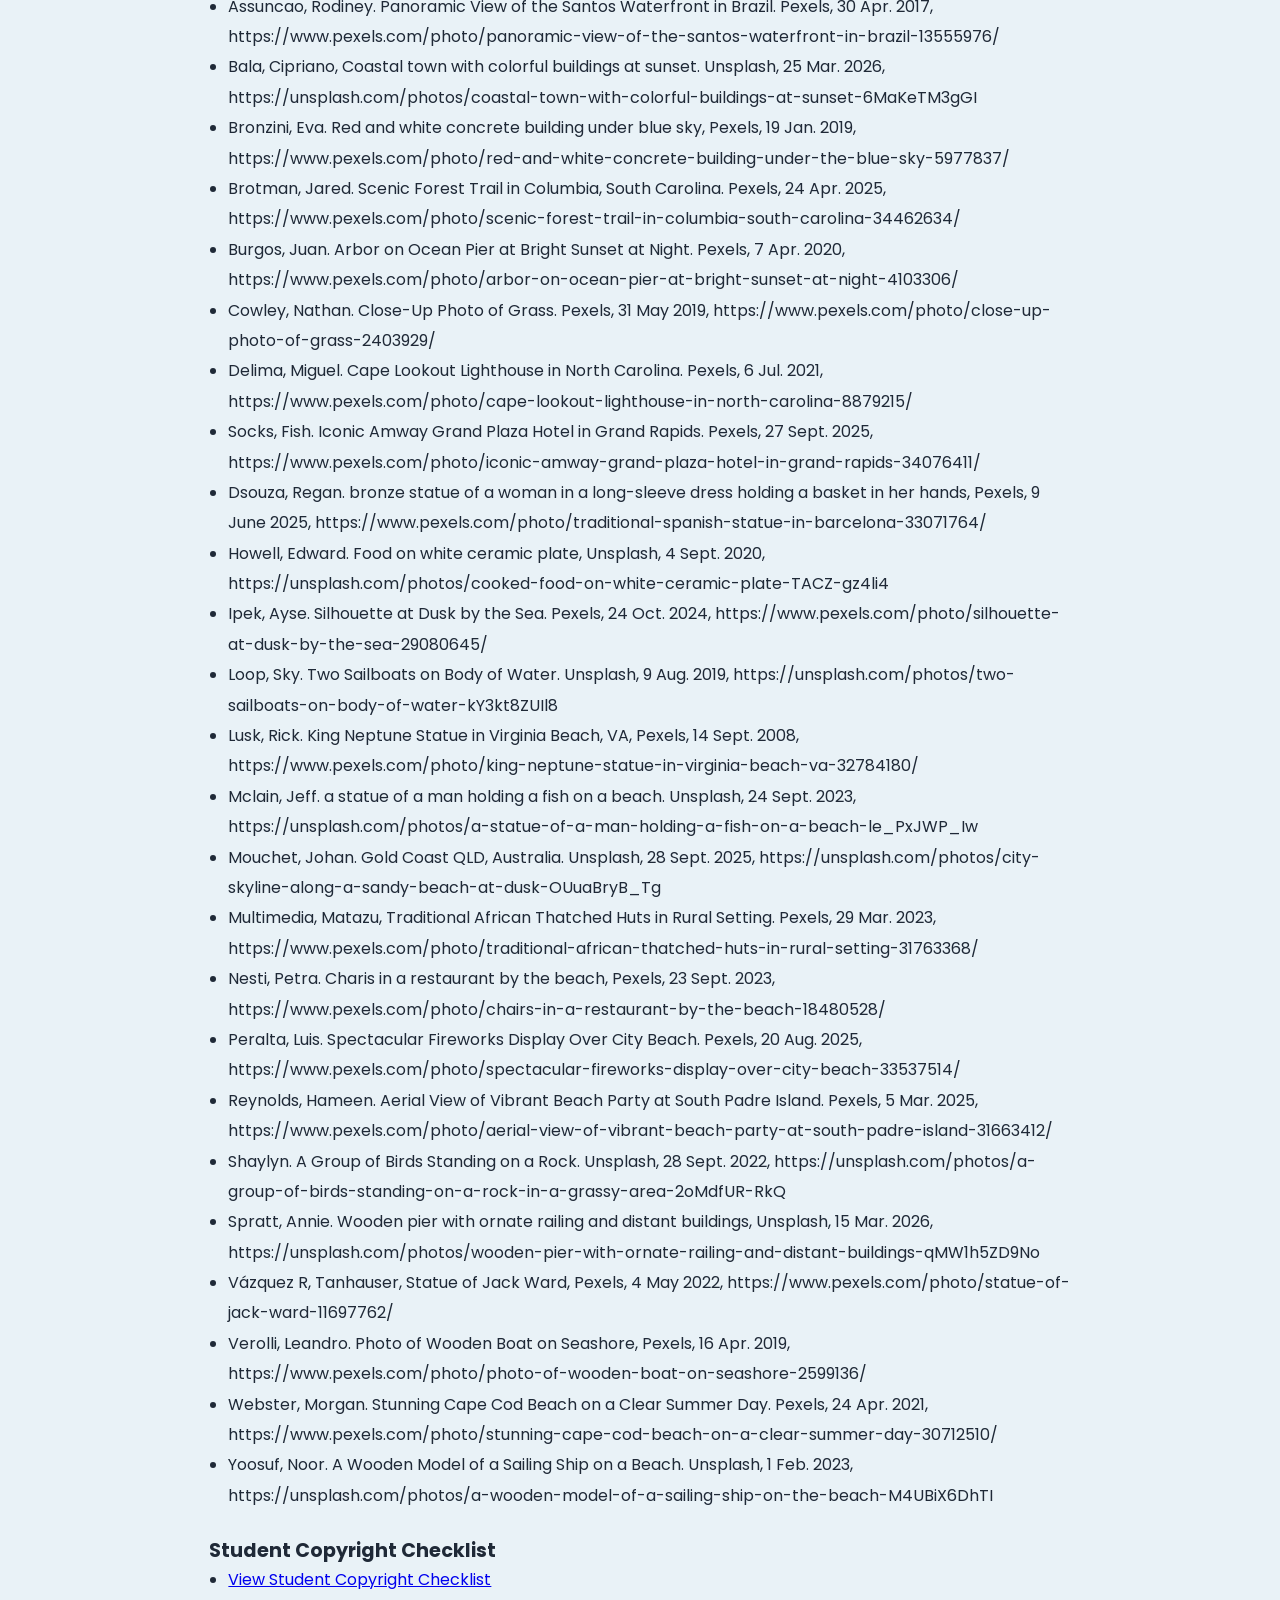
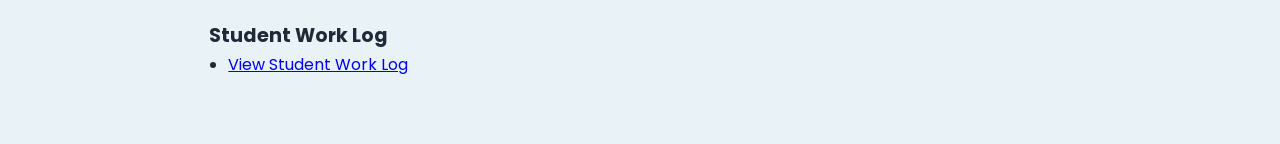
<file: html/references.html>
<!DOCTYPE html>
<html lang="en">
<head>
  <meta charset="UTF-8" />
  <meta name="viewport" content="width=device-width, initial-scale=1.0" />
  <title>Virginia Beach | References</title>
  <link rel="stylesheet" href="../css/styles.css" />
  <link href="https://fonts.googleapis.com/css2?family=Poppins:wght@400;500;600;700&display=swap" rel="stylesheet">
</head>
<body>
  <header class="site-header inner-header">
    <nav class="navbar">
      <a class="logo" href="index.html">Virginia Beach</a>
      <button class="menu-toggle" aria-label="Open menu">☰</button>
      <ul class="nav-links">
        <li><a href="index.html">Home</a></li>
        <li><a href="historical-elements.html">Explore History</a></li>
        <li><a href="timeline.html">Timeline</a></li>
        <li><a href="visit.html">Visit</a></li>
        <li><a href="references.html" class="active">References</a></li>
        <li><a href="quiz.html">Quiz</a></li>
      </ul>
    </nav>

    <section class="page-banner">
      <h1>References</h1>
    </section>
  </header>

<section class="section narrow">
  <h2>References</h2>
  <br>
  <ul class="source-list">
    <li>"First Landing State Park | Explore Virginia's Most-Visited State Park."Virginia Beach, ND, https://www.visitvirginiabeach.com/trip-ideas/first-landing-state-park-explore-virginias-most-visited-state-park/.Accessed 24 Mar. 2026.</li>
    <li>Ewing, Sharon. "Trail Etiquette on Virginia State Parks' Rails-to-trails."Virginia State Parks, 16 Feb. 2013, https://www.dcr.virginia.gov/state-parks/blog/false-cape-state-park-preserves-cultural
    -resources-4224#:~:text=False%20Cape%20got%20its%20name,the%20Wash%20Woods%20Methodist%20Church. Accessed 24 Mar.2026.</li>
    <li>"What You Need to Know of Neptune's Park." Ruloff, Haddad, and Woodward -757injurylaw, ND, https://www.srgslaw.com/what-you-need-to-know-of-neptunes-park/.Accessed 24 Mar. 2026.</li>
    <li>"Cape Henry Lighthouse at Joint Expeditionary Base Fort Story." Virginia Department of Wildlife Resources, ND, https://dwr.virginia.gov/vbwt/sites/cape-henry-lighthouse-at-joint-expeditionary-base-fort-story. Accessed 24 Mar. 2026.</li>
    <li>Witkowski, Monica. "Grace Sherwood (ca. 1660–1740)" Encyclopedia Virginia.Virginia Humanities, (07 Dec. 2020). Web. Last updated: 2023, July 19. https://encyclopediavirginia.org/entries/sherwood-grace-ca-1660-1740. Accessed 24 Mar. 2026</li>
    <li>"About Neptune Statue." Virginia Beach Neptune Festival, ND, https://www.neptunefestival.com/about/statue/. Accessed 24 Mar. 2026.</li>
    <li>Chewning, Alpheus. "Blackbeard the Pirate." Lynnhaven River Now, ND, https://www.lynnhavenrivernow.org/blackbeard-the-pirate/. Accessed 24 Mar. 2026.</li>
    <li>Neptune's Ghosts. ND, https://www.neptuneghosts.com/blog/. Accessed 24 Mar. 2026.</li>
    <li>"April 26, 1607: First Landing in Virginia…Take One." WordPress, 26 Apr. 2023, https://thisdayinbayhistory.wordpress.com/2013/04/26/april-26-1607-first-landing-in-virginia-take-one-2/. Accessed 24 Mar. 2026.</li>
    <li>"Battle of the Capes." Virginia Society Sons of the American Revolution, ND, https://www.virginiasar.org/battle-of-the-capes. Accessed 24 Mar. 2026.
    "Battle of the Capes." Virginia Society Sons of the American Revolution, ND, https://www.virginiasar.org/battle-of-the-capes. Accessed 24 Mar. 2026.</li>
    <li>"The Civil War and Virginia State Parks." Virginia State Parks, ND, https://www.dcr.virginia.gov/state-parks/civil-war. Accessed 24 Mar. 2026.</li>
    <li>"About Our Story." Virginia Beach Neptune Festival, ND, https://www.neptunefestival.com/about/our-story/. Accessed 24 Mar. 2026.</li>
    <li>"Chapter History." Princess Anne County Chapter, NSDAR Virginia Beach, Virginia, ND, https://princessannecountychaptervadar.org/chapter-history. Accessed 24 Mar. 2026.</li>
    <li>Davis, Marc. "What's in a Name? | Virginia Beach." Virginia-Pilot, 18 Mar. 2008, https://www.pilotonline.com/2008/03/14/whats-in-a-name-virginia-beach-2/. Acm cessed 24 Mar. 2026.</li>


  </ul>
  <BR>
  <h2>Image Copyright Statement</h2>
  <br>
  <p>All images used on this website were sourced from Unsplash and Pexels and are used in compliance with their free-use licensing guidelines. Proper credit has been provided to the creators of the images.</p>
  <br>
  <ul class="source-list">

  <li>Assuncao, Rodiney. Panoramic View of the Santos Waterfront in Brazil. Pexels, 30 Apr. 2017, https://www.pexels.com/photo/panoramic-view-of-the-santos-waterfront-in-brazil-13555976/</li>
  <li>Bala, Cipriano, Coastal town with colorful buildings at sunset. Unsplash, 25 Mar. 2026, https://unsplash.com/photos/coastal-town-with-colorful-buildings-at-sunset-6MaKeTM3gGI</li>
  <li>Bronzini, Eva. Red and white concrete building under blue sky, Pexels, 19 Jan. 2019, https://www.pexels.com/photo/red-and-white-concrete-building-under-the-blue-sky-5977837/</li>
  <li>Brotman, Jared. Scenic Forest Trail in Columbia, South Carolina. Pexels, 24 Apr. 2025, https://www.pexels.com/photo/scenic-forest-trail-in-columbia-south-carolina-34462634/</li>
  <li>Burgos, Juan. Arbor on Ocean Pier at Bright Sunset at Night. Pexels, 7 Apr. 2020, https://www.pexels.com/photo/arbor-on-ocean-pier-at-bright-sunset-at-night-4103306/</li>
  <li>Cowley, Nathan. Close-Up Photo of Grass. Pexels, 31 May 2019, https://www.pexels.com/photo/close-up-photo-of-grass-2403929/</li>
  <li>Delima, Miguel. Cape Lookout Lighthouse in North Carolina. Pexels, 6 Jul. 2021, https://www.pexels.com/photo/cape-lookout-lighthouse-in-north-carolina-8879215/</li>
  <li>Socks, Fish. Iconic Amway Grand Plaza Hotel in Grand Rapids. Pexels, 27 Sept. 2025, https://www.pexels.com/photo/iconic-amway-grand-plaza-hotel-in-grand-rapids-34076411/</li>
  <li>Dsouza, Regan. bronze statue of a woman in a long-sleeve dress holding a basket in her hands, Pexels, 9 June 2025, https://www.pexels.com/photo/traditional-spanish-statue-in-barcelona-33071764/</li>
  <li>Howell, Edward. Food on white ceramic plate, Unsplash, 4 Sept. 2020, https://unsplash.com/photos/cooked-food-on-white-ceramic-plate-TACZ-gz4li4</li>
  <li>Ipek, Ayse. Silhouette at Dusk by the Sea. Pexels, 24 Oct. 2024, https://www.pexels.com/photo/silhouette-at-dusk-by-the-sea-29080645/</li>
  <li>Loop, Sky. Two Sailboats on Body of Water. Unsplash, 9 Aug. 2019, https://unsplash.com/photos/two-sailboats-on-body-of-water-kY3kt8ZUIl8</li>
  <li>Lusk, Rick. King Neptune Statue in Virginia Beach, VA, Pexels, 14 Sept. 2008, https://www.pexels.com/photo/king-neptune-statue-in-virginia-beach-va-32784180/</li>
  <li>Mclain, Jeff. a statue of a man holding a fish on a beach. Unsplash, 24 Sept. 2023, https://unsplash.com/photos/a-statue-of-a-man-holding-a-fish-on-a-beach-le_PxJWP_Iw </li>
  <li>Mouchet, Johan. Gold Coast QLD, Australia. Unsplash, 28 Sept. 2025, https://unsplash.com/photos/city-skyline-along-a-sandy-beach-at-dusk-OUuaBryB_Tg </li>
  <li>Multimedia, Matazu, Traditional African Thatched Huts in Rural Setting. Pexels, 29 Mar. 2023, https://www.pexels.com/photo/traditional-african-thatched-huts-in-rural-setting-31763368/</li>
  <li>Nesti, Petra. Charis in a restaurant by the beach, Pexels, 23 Sept. 2023, https://www.pexels.com/photo/chairs-in-a-restaurant-by-the-beach-18480528/</li>
  <li>Peralta, Luis. Spectacular Fireworks Display Over City Beach. Pexels, 20 Aug. 2025, https://www.pexels.com/photo/spectacular-fireworks-display-over-city-beach-33537514/</li>
  <li>Reynolds, Hameen. Aerial View of Vibrant Beach Party at South Padre Island. Pexels, 5 Mar. 2025, https://www.pexels.com/photo/aerial-view-of-vibrant-beach-party-at-south-padre-island-31663412/</li>
  <li>Shaylyn. A Group of Birds Standing on a Rock. Unsplash, 28 Sept. 2022, https://unsplash.com/photos/a-group-of-birds-standing-on-a-rock-in-a-grassy-area-2oMdfUR-RkQ </li>
  <li>Spratt, Annie. Wooden pier with ornate railing and distant buildings, Unsplash, 15 Mar. 2026, https://unsplash.com/photos/wooden-pier-with-ornate-railing-and-distant-buildings-qMW1h5ZD9No</li>
  <li>Vázquez R, Tanhauser, Statue of Jack Ward, Pexels, 4 May 2022, https://www.pexels.com/photo/statue-of-jack-ward-11697762/ </li>
  <li>Verolli, Leandro. Photo of Wooden Boat on Seashore, Pexels, 16 Apr. 2019, https://www.pexels.com/photo/photo-of-wooden-boat-on-seashore-2599136/</li>
  <li>Webster, Morgan. Stunning Cape Cod Beach on a Clear Summer Day. Pexels, 24 Apr. 2021, https://www.pexels.com/photo/stunning-cape-cod-beach-on-a-clear-summer-day-30712510/</li>
  <li>Yoosuf, Noor. A Wooden Model of a Sailing Ship on a Beach. Unsplash, 1 Feb. 2023, https://unsplash.com/photos/a-wooden-model-of-a-sailing-ship-on-the-beach-M4UBiX6DhTI</li>

</ul>
  <BR>
  <h2>Student Copyright Checklist</h2>
  <ul class="source-list">
    <li><a href="../files/Student Copyright Checklist - Website Design 2026.pdf" target="_blank">
  View Student Copyright Checklist
</a></li>
</ul>
<BR>
  <h2>Student Work Log</h2>
  <ul class="source-list">
    <li><a href="../files/Worklog_Website_Design_2026.pdf" target="_blank">
  View Student Work Log
</a></li>
</ul>
</section>

  <script src="../js/script.js"></script>
</body>
</html>
</file>
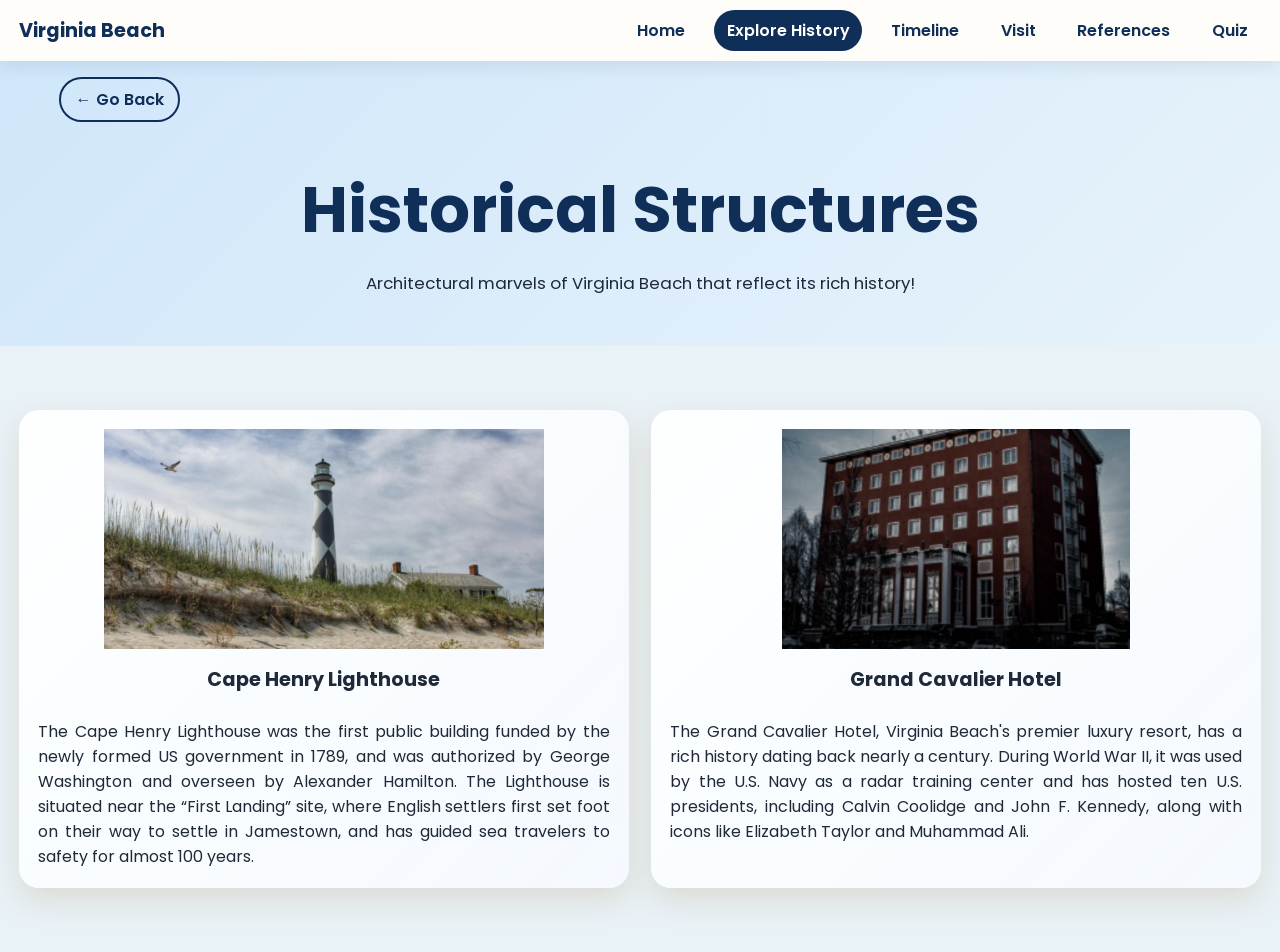
<file: html/structures.html>
<!DOCTYPE html>
<html lang="en">
<head>
  <meta charset="UTF-8" />
  <meta name="viewport" content="width=device-width, initial-scale=1.0" />
  <title>Historical Structures | Virginia Beach</title>
  <link rel="stylesheet" href="../css/styles.css" />
  <link href="https://fonts.googleapis.com/css2?family=Poppins:wght@400;500;600;700&display=swap" rel="stylesheet">
</head>
<body>
  <header class="site-header inner-header">
    <nav class="navbar">
      <a class="logo" href="index.html">Virginia Beach</a>
      <button class="menu-toggle" aria-label="Open menu">☰</button>
      <ul class="nav-links">
        <li><a href="index.html">Home</a></li>
        <li><a href="historical-elements.html" class="active">Explore History</a></li>
        <li><a href="timeline.html">Timeline</a></li>
        <li><a href="visit.html">Visit</a></li>
        <li><a href="references.html">References</a></li>
        <li><a href="quiz.html">Quiz</a></li>
      </ul>
    </nav>

    <div class="back-button-container">
  <a href="historical-elements.html" class="back-btn">← Go Back</a>
    </div>

    <section class="page-banner">
      <h1>Historical Structures</h1>
      <p>Architectural marvels of Virginia Beach that reflect its rich history!</p>
    </section>
  </header>

  <section class="section">
  <div class="card-grid two-up">

    <article class="story-card">
      <img src="../images/Lighthouse.jpg" alt="Cape Henry Lighthouse" />
      <div class="card-body">
        <center><h3>Cape Henry Lighthouse</h3></center><BR>
        <p align="justify">
        The Cape Henry Lighthouse was the first public building funded by the newly formed US government in 1789, and was authorized by George Washington and overseen by Alexander Hamilton. The Lighthouse is situated near the “First Landing” site, where English settlers first set foot on their way to settle in Jamestown, and has guided sea travelers to safety for almost 100 years. 
        </p>
      </div>
    </article>

    <article class="story-card">
      <img src="../images/Grand_Cavalier.jpg" alt="Grand Cavalier Hotel" />
      <div class="card-body">
        <center><h3>Grand Cavalier Hotel</h3></center><BR>
        <p align="justify">
        The Grand Cavalier Hotel, Virginia Beach's premier luxury resort, has a rich history dating back nearly a century. During World War II, it was used by the U.S. Navy as a radar training center and has hosted ten U.S. presidents, including Calvin Coolidge and John F. Kennedy, along with icons like Elizabeth Taylor and Muhammad Ali. 
        </p>
      </div>
    </article>

  </div>
</section>

  <script src="../js/script.js"></script>
</body>
</html>
</file>
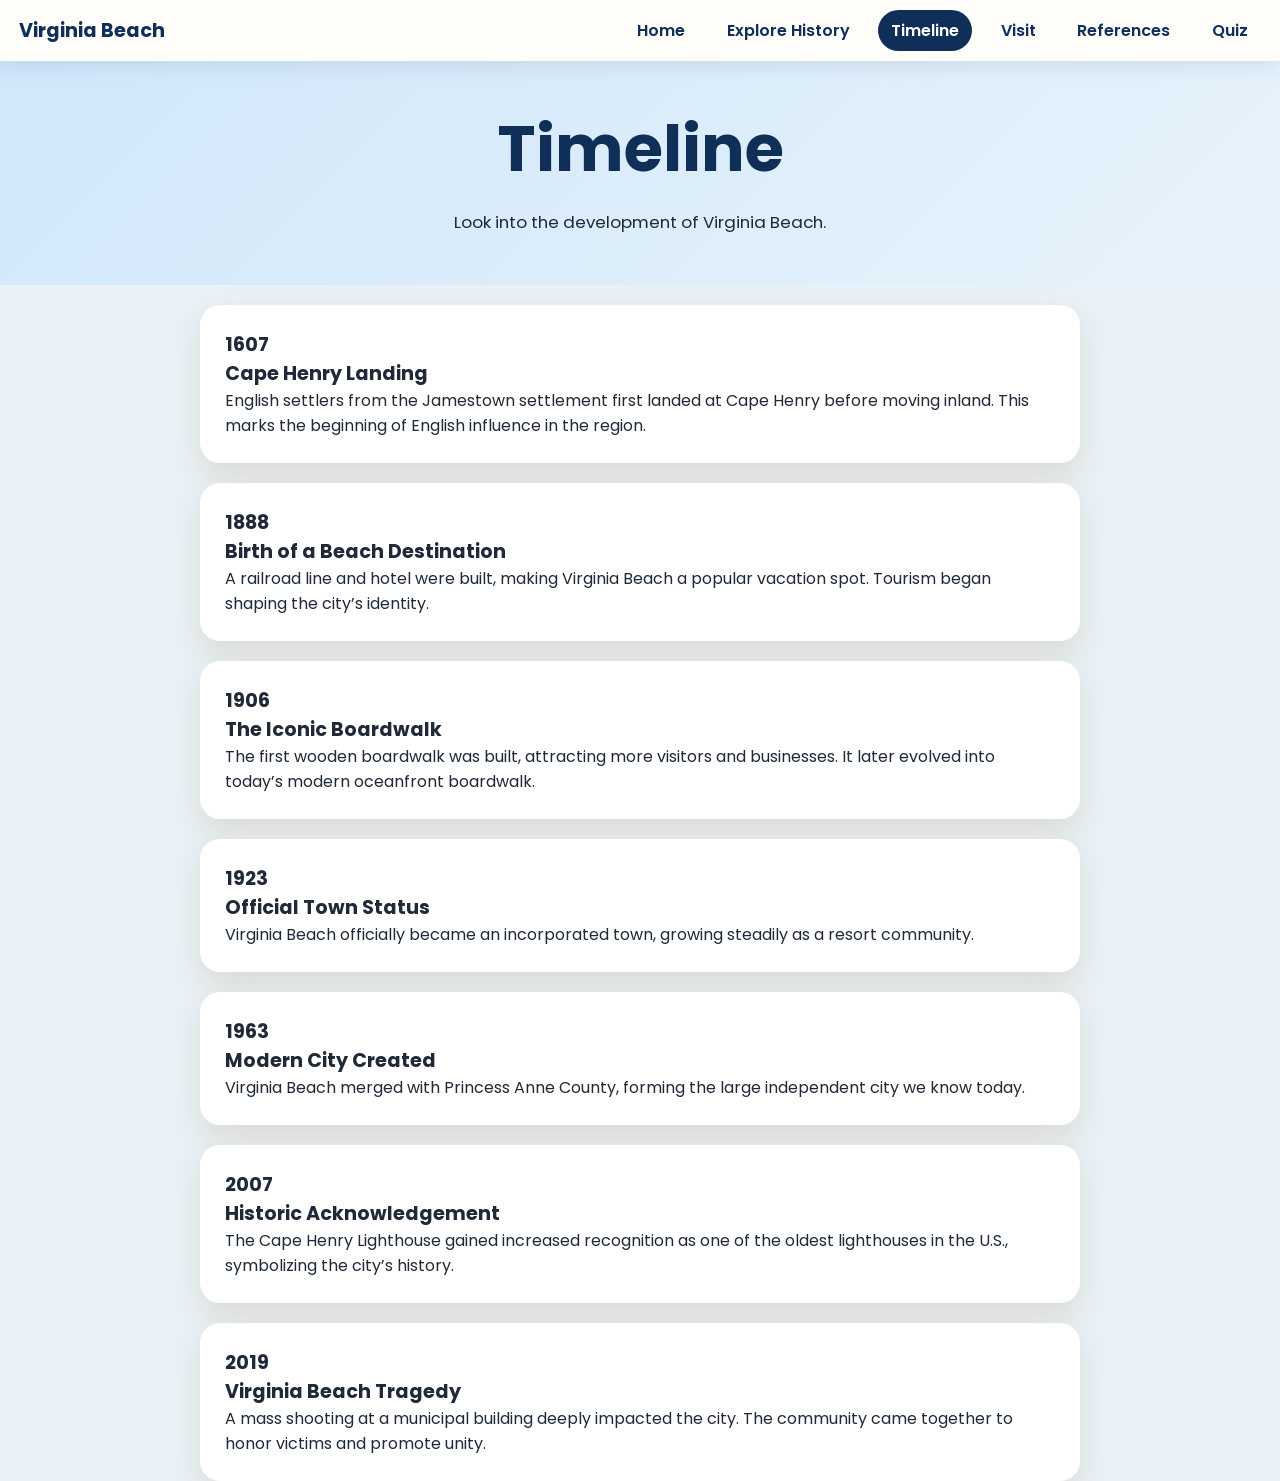
<file: html/timeline.html>
<!DOCTYPE html>
<html lang="en">
<head>
  <meta charset="UTF-8" />
  <meta name="viewport" content="width=device-width, initial-scale=1.0" />
  <title>Virginia Beach | Timeline</title>
  <link rel="stylesheet" href="../css/styles.css" />
  <link href="https://fonts.googleapis.com/css2?family=Poppins:wght@400;500;600;700&display=swap" rel="stylesheet">
</head>
<body>
  <header class="site-header inner-header">
    <nav class="navbar">
      <a class="logo" href="index.html">Virginia Beach</a>
      <button class="menu-toggle" aria-label="Open menu">☰</button>
      <ul class="nav-links">
        <li><a href="index.html">Home</a></li>
        <li><a href="historical-elements.html">Explore History</a></li>
        <li><a href="timeline.html" class="active">Timeline</a></li>
        <li><a href="visit.html">Visit</a></li>
        <li><a href="references.html">References</a></li>
        <li><a href="quiz.html">Quiz</a></li>
      </ul>
    </nav>

    <section class="page-banner">
      <h1>Timeline</h1>
      <p>Look into the development of Virginia Beach.</p>
    </section>
  </header>

<div class="story-row">
  <div class="story-box">
    <h2>1607</h2>
    <h3>Cape Henry Landing</h3>
    <p>English settlers from the Jamestown settlement first landed at Cape Henry before moving inland. This marks the beginning of English influence in the region.</p>
  </div>
</div>

<div class="story-row">
  <div class="story-box">
    <h2>1888</h2>
    <h3>Birth of a Beach Destination</h3>
    <p>A railroad line and hotel were built, making Virginia Beach a popular vacation spot. Tourism began shaping the city’s identity.</p>
  </div>
</div>

<div class="story-row">
  <div class="story-box">
    <h2>1906</h2>
    <h3>The Iconic Boardwalk</h3>
    <p>The first wooden boardwalk was built, attracting more visitors and businesses. It later evolved into today’s modern oceanfront boardwalk.</p>
  </div>
</div>

<div class="story-row">
  <div class="story-box">
    <h2>1923</h2>
    <h3>Official Town Status</h3>
    <p>Virginia Beach officially became an incorporated town, growing steadily as a resort community.</p>
  </div>
</div>

<div class="story-row">
  <div class="story-box">
    <h2>1963</h2>
    <h3>Modern City Created</h3>
    <p>Virginia Beach merged with Princess Anne County, forming the large independent city we know today.</p>
  </div>
</div>

<div class="story-row">
  <div class="story-box">
    <h2>2007</h2>
    <h3>Historic Acknowledgement</h3>
    <p>The Cape Henry Lighthouse gained increased recognition as one of the oldest lighthouses in the U.S., symbolizing the city’s history.</p>
  </div>
</div>

<div class="story-row">
  <div class="story-box">
    <h2>2019</h2>
    <h3>Virginia Beach Tragedy</h3>
    <p>A mass shooting at a municipal building deeply impacted the city. The community came together to honor victims and promote unity.</p>
  </div>
</div>

  <script src="../js/script.js"></script>
</body>
</html>
</file>
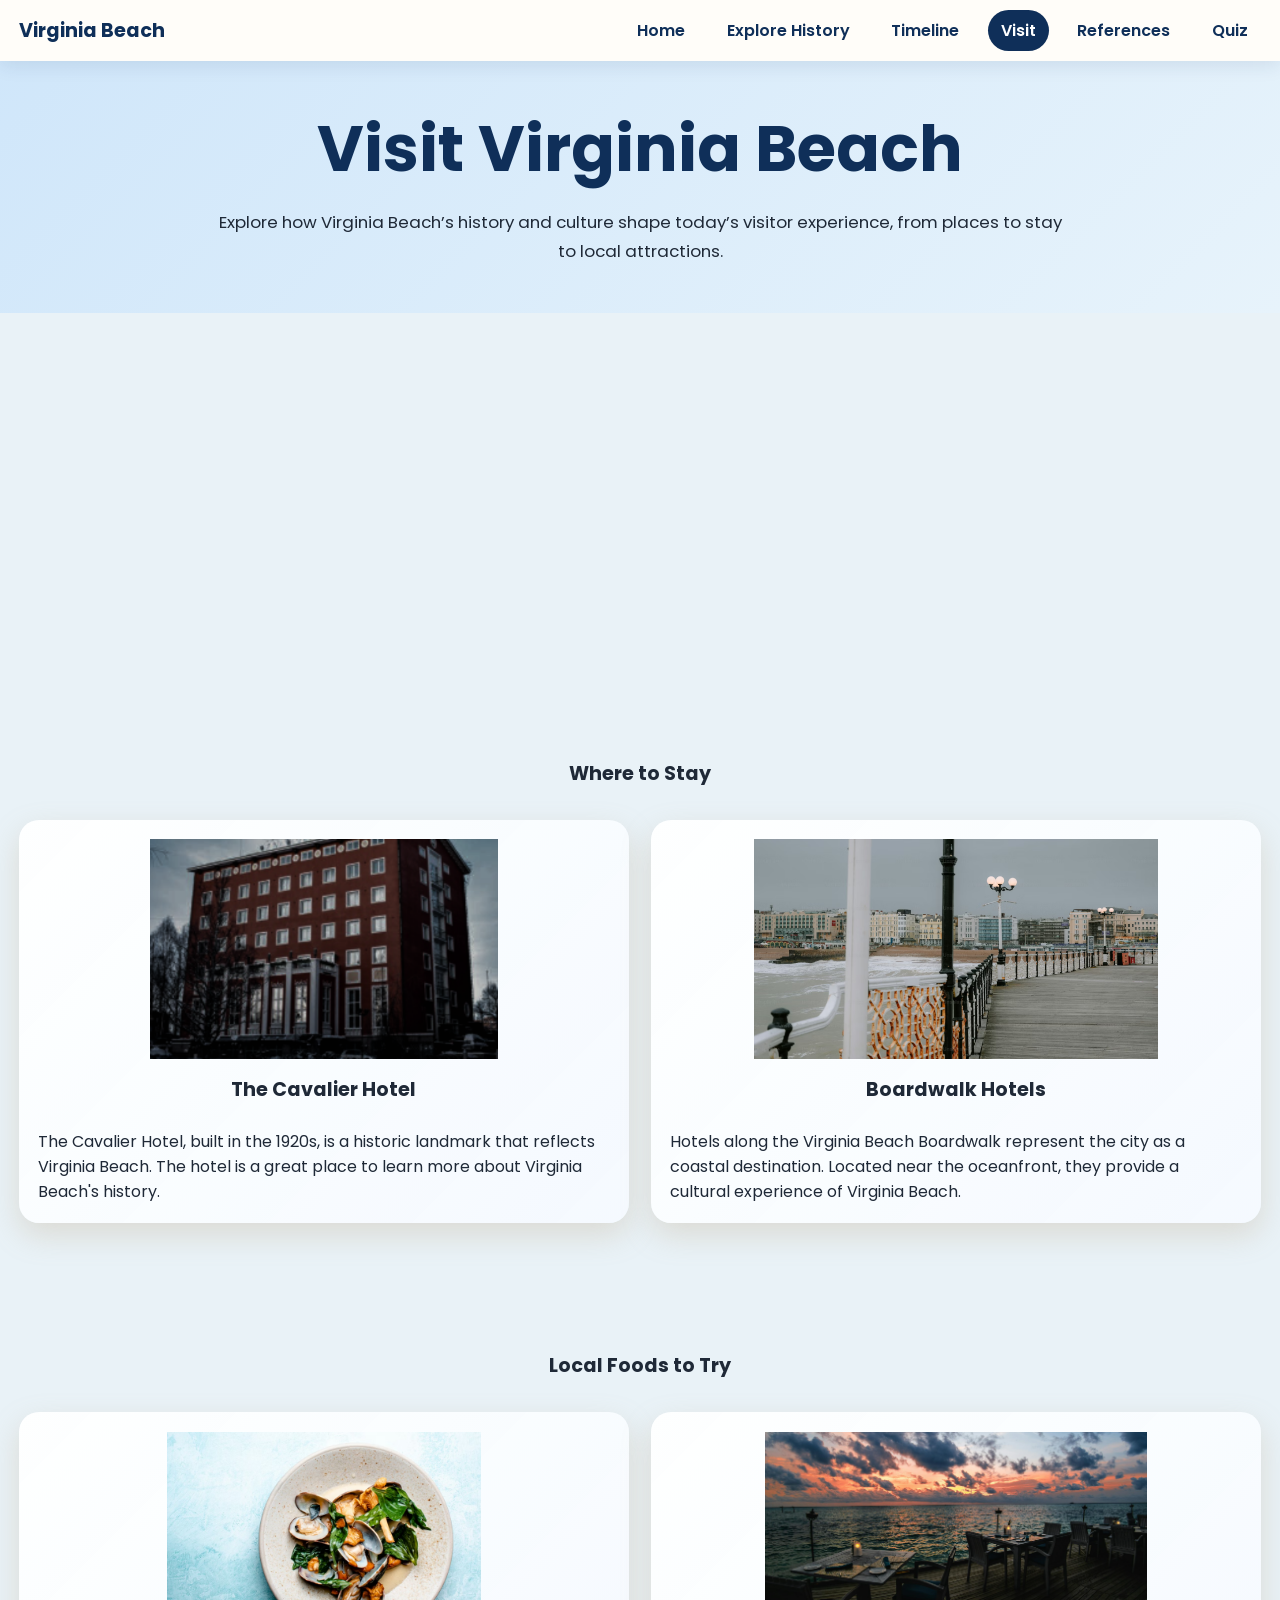
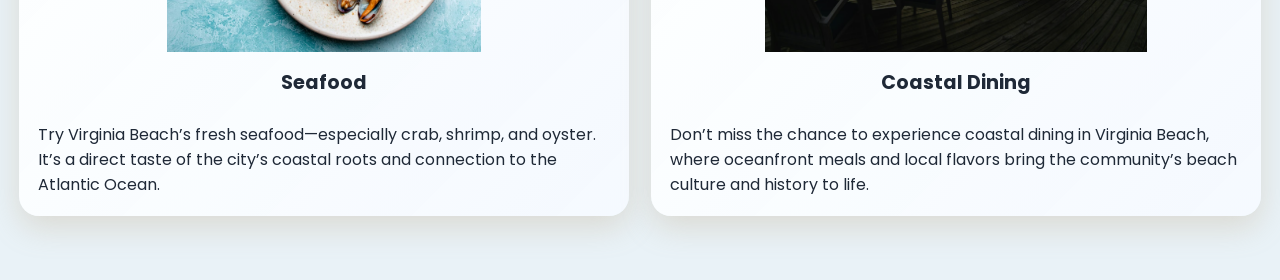
<file: html/visit.html>
<!DOCTYPE html>
<html lang="en">
<head>
  <meta charset="UTF-8" />
  <meta name="viewport" content="width=device-width, initial-scale=1.0" />
  <title>Visit | Virginia Beach</title>
  <link rel="stylesheet" href="../css/styles.css" />
  <link href="https://fonts.googleapis.com/css2?family=Poppins:wght@400;500;600;700&display=swap" rel="stylesheet">
</head>
<body>
  <header class="site-header inner-header">
    <nav class="navbar">
      <a class="logo" href="index.html">Virginia Beach</a>
      <button class="menu-toggle" aria-label="Open menu">☰</button>
      <ul class="nav-links">
        <li><a href="index.html">Home</a></li>
        <li><a href="historical-elements.html">Explore History</a></li>
        <li><a href="timeline.html">Timeline</a></li>
        <li><a href="visit.html" class="active">Visit</a></li>
        <li><a href="references.html">References</a></li>
        <li><a href="quiz.html">Quiz</a></li>
      </ul>
    </nav>

    <section class="page-banner">
      <h1>Visit Virginia Beach</h1>
      <p>Explore how Virginia Beach’s history and culture shape today’s visitor experience, from places to stay to local attractions.</p>
    </section>
  </header>

  <br>

<div align="center">
  <iframe 
    src="https://www.google.com/maps/embed?pb=!1m18!1m12!1m3!1d408953.97149150784!2d-76.34242620190156!3d36.795679605086576!2m3!1f0!2f0!3f0!3m2!1i1024!2i768!4f13.1!3m3!1m2!1s0x89bac1e8fc1527a7%3A0x4161080a32e0173!2sVirginia%20Beach%2C%20VA!5e0!3m2!1sen!2sus!4v1777222838041!5m2!1sen!2sus"
    width="1000"
    height="350"
    style="border:0;"
    allowfullscreen=""
    loading="lazy">
  </iframe>
</div>

<section class="section">
  <h2 class="centered-heading">Where to Stay</h2>

  <div class="card-grid two-up">

    <article class="story-card">
      <img src="../images/Grand_Cavalier.jpg" alt="Cavalier Hotel" />
      <div class="card-body">
        <center><h3>The Cavalier Hotel</h3></center><br>
        <p>
        The Cavalier Hotel, built in the 1920s, is a historic landmark that reflects Virginia Beach. The hotel is a great place to learn more about Virginia Beach's history.
        </p>
      </div>
    </article>

    <article class="story-card">
      <img src="../images/boardwalk.jpg" alt="Boardwalk hotel" />
      <div class="card-body">
        <center><h3>Boardwalk Hotels</h3></center><br>
        <p>
        Hotels along the Virginia Beach Boardwalk represent the city as a coastal destination. Located near the oceanfront, they provide a cultural experience of Virginia Beach. 
        </p>
      </div>
    </article>

  </div>
</section>


<section class="section">
  <h2 class="centered-heading">Local Foods to Try</h2>

  <div class="card-grid two-up">

    <article class="story-card">
      <img src="../images/seafood.jpg" alt="Seafood" />
      <div class="card-body">
        <center><h3>Seafood</h3></center><br>
        <p>
        Try Virginia Beach’s fresh seafood—especially crab, shrimp, and oyster. It’s a direct taste of the city’s coastal roots and connection to the Atlantic Ocean.        
        </p>
      </div>
    </article>

    <article class="story-card">
      <img src="../images/dining.jpg" alt="Coastal Dining" />
      <div class="card-body">
        <center><h3>Coastal Dining</h3></center><br>
        <p>
        Don’t miss the chance to experience coastal dining in Virginia Beach, where oceanfront meals and local flavors bring the community’s beach culture and history to life.       
       </p>
      </div>
    </article>

  </div>
</section>

  <script src="../js/script.js"></script>
</body>
</html>
</file>
<file: css/styles.css>
:root {
  --navy: #0f2f59;
  --blue: #2f6fa3;
  --light-blue: #eaf4ff;
  --white: #ffffff;
  --text: #1f2937;
  --shadow: 0 12px 30px rgba(181, 156, 120, 0.27);
  --radius: 20px;
}

* {
  margin: 0;
  padding: 0;
  box-sizing: border-box;
}

html {
  scroll-behavior: smooth;
}

body {
  margin: 0;
  color: var(--text);
  background: #e9f2f7;
  ;
}

body {
  font-family: 'Poppins', sans-serif;
}

h1, h2, h3 {
  font-family: 'Poppins', sans-serif;
  font-size: 1.2rem;
}

img {
  max-width: 100%;
  display: block;
  border-radius: 20px;
}

.site-header {
  background: linear-gradient(135deg, #cfe6fa, #e7f3fb);
}

.navbar {
  display: flex;
  justify-content: space-between;
  align-items: center;
  padding: 1rem 1.2rem;
  position: sticky;
  top: 0;
  background: #fffdf9;
  backdrop-filter: blur(8px);
  z-index: 1000;
  box-shadow: 0 4px 18px rgba(15, 47, 89, 0.10);
}

.logo {
  text-decoration: none;
  font-weight: 700;
  font-size: 1.2rem;
  color: var(--navy);
}

.nav-links {
  display: flex;
  list-style: none;
  gap: 1rem;
  padding: 0;
  margin: 0;
}

.nav-links a {
  text-decoration: none;
  color: var(--navy);
  font-weight: 600;
  padding: 0.55rem 0.8rem;
  border-radius: 999px;
}

.nav-links a:hover,
.nav-links a.active {
  background: var(--navy);
  color: var(--white);
}

.menu-toggle {
  display: none;
  background: none;
  border: none;
  font-size: 1.6rem;
  color: var(--navy);
  cursor: pointer;
}

.category-card img {
  object-fit: contain;
  background: #f8fbff;
  padding: 10px;
  border-radius: 20px;
}

.didyouknow-grid {
  display: grid;
  grid-template-columns: repeat(3, 1fr);
  gap: 1.4rem;
}

.flip-card {
  background: transparent;
  height: 320px;
  perspective: 1000px;
}

.flip-card-inner {
  position: relative;
  width: 100%;
  height: 100%;
  transition: transform 0.7s;
  transform-style: preserve-3d;
}

.flip-card:hover .flip-card-inner {
  transform: rotateY(180deg);
}

.flip-card-front,
.flip-card-back {
  position: absolute;
  width: 100%;
  height: 100%;
  border-radius: 20px;
  backface-visibility: hidden;
  box-shadow: var(--shadow);
  overflow: hidden;
  background: var(--white);
  padding: 1rem;
}

.flip-card-front {
  text-align: center;
}

.flip-card-front img {
  width: 100%;
  height: 180px;
  object-fit: cover;
  border-radius: 20px;
  margin-bottom: 12px;

}

.flip-card-front h3,
.flip-card-back h3 {
  color: var(--navy);
  margin: 0.5rem 0;
}

.flip-card-front p {
  color: var(--blue);
  font-weight: 600;
}

.flip-card-back {
  transform: rotateY(180deg);
  display: flex;
  flex-direction: column;
  justify-content: center;
  text-align: center;
}

.flip-card-back p {
  line-height: 1.6;
}

@media (max-width: 900px) {
  .didyouknow-grid {
    grid-template-columns: 1fr;
  }
}

.hero {
  display: grid;
  grid-template-columns: 1.1fr 0.9fr;
  gap: 2rem;
  align-items: start;
  padding: 3rem 1.2rem 4rem;
  max-width: 1200px;
  margin: 0 auto;
}

.hero-text h1,
.page-banner h1 {
  margin: 0 0 0.75rem;
  font-size: clamp(2.4rem, 5vw, 4.5rem);
  color: var(--navy);
}

.eyebrow {
  text-transform: uppercase;
  letter-spacing: 0.08em;
  color: var(--blue);
  font-weight: 700;
}

.hero-subtitle,
.page-banner p,
.section-heading p {
  font-size: 1.05rem;
  line-height: 1.7;
}

.hero-image-card,
.quiz-card,
.search-box.card,
.story-card,
.fact-card,
.feature-card,
.simple-card {
  background: linear-gradient(
    135deg,
    rgba(255,255,255,0.95),
    rgba(245,250,255,0.92)
  );
  border-radius: var(--radius);
  box-shadow: var(--shadow);
}

.hero-image-card {
  overflow: hidden;
}

.hero-image-card img {
  width: 100%;
  height: auto;
  object-fit: cover;
  border-radius: 20px;
}

.hero-buttons,
.category-buttons,
.quiz-options {
  display: flex;
  flex-wrap: wrap;
  gap: 0.85rem;
  margin-top: 1.2rem;
}

.btn,
.filter-btn,
.quiz-option {
  border: none;
  cursor: pointer;
  border-radius: 999px;
  padding: 0.8rem 1.15rem;
  font-weight: 700;
  text-decoration: none;
  transition: transform 0.2s ease;
}

.btn:hover,
.filter-btn:hover,
.quiz-option:hover {
  transform: translateY(-2px);
}

.btn.primary,
.filter-btn,
.quiz-option {
  background: var(--navy);
  color: var(--white);
}

.btn.secondary {
  background: var(--white);
  color: var(--navy);
  border: 2px solid var(--navy);
}

.section {
  margin: 0 auto;
  padding: 4rem 1.2rem;
}

.section {
  max-width: 1400px;
}

.card-grid {
  gap: 1rem;
}

.five-grid {
  grid-template-columns: repeat(3, minmax(0, 1fr));
}

.alt-section {
  background: #fffdf9;
}

.narrow {
  max-width: 900px;
}

.section-heading {
  text-align: center;
  max-width: 700px;
  margin: 0 auto 2rem;
}

.section-heading h2 {
  color: var(--navy);
  font-size: 2rem;
  margin-bottom: 0.5rem;
}

.quick-facts-grid,
.card-grid {
  display: grid;
  gap: 1.4rem;
}

.quick-facts-grid,
.three-up {
  grid-template-columns: repeat(3, minmax(0, 1fr));
}


.two-up {
  grid-template-columns: repeat(2, minmax(0, 1fr));
}

.four-grid {
  grid-template-columns: repeat(4, minmax(0, 1fr));
}

.fact-card,
.story-card,
.feature-card,
.simple-card,
.quiz-card,
.search-box.card,
.category-card {
  padding: 1.2rem;
}

.feature-card,
.story-card {
  overflow: hidden;
}

.story-card {
  opacity: 0;
  transform: translateY(20px);
  animation: fadeUp 0.6s ease forwards;
}

@keyframes fadeUp {
  to {
    opacity: 1;
    transform: translateY(0);
  }
}

.card-body {
  padding-top: 1rem;
}

.text-link {
  color: var(--blue);
  font-weight: 700;
  text-decoration: none;
}

.search-box {
  display: flex;
  gap: 0.8rem;
  align-items: center;
}

.search-box input {
  flex: 1;
  padding: 0.9rem 1rem;
  border-radius: 12px;
  border: 1px solid #cfddeb;
  font-size: 1rem;
}

.cta-content {
  background: linear-gradient(135deg, var(--navy), var(--blue));
  color: var(--white);
  border-radius: var(--radius);
  padding: 2rem;
  text-align: center;
  box-shadow: var(--shadow);
}

.page-banner {
  max-width: 900px;
  margin: 0 auto;
  padding: 2.5rem 1.2rem 3rem;
  text-align: center;

}

.story-card img,
.feature-card img {
  width: 100%;
  height: 220px;
  object-fit: cover;
  border-radius: 20px;
  object-fit: contain;
}

.source-list {
  line-height: 1.9;
  padding-left: 1.2rem;
}

.quiz-result {
  margin-top: 1.5rem;
  padding: 1rem;
  background: var(--light-blue);
  border-radius: 16px;
}

.site-footer {
  text-align: center;
  padding: 1.5rem;
  color: var(--navy);
  font-weight: 600;
}

.category-card {
  background: white;
  border-radius: 20px;
  text-align: center;
  box-shadow: 0 10px 25px rgba(0,0,0,0.1);
  transition: 0.3s;
}

.category-card:hover {
  transform: translateY(-8px);
}

.category-card img {
  width: 100%;
  height: 180px;
  object-fit: cover;
  border-radius: 20px;
}

 .category-card h3 {
  margin: 15px 0 5px;
  color: #0f2f59;
}

.category-card a {
  display: inline-block;
  margin-top: 10px;
  text-decoration: none;
  color: #2f6fa3;
  font-weight: bold;
}

@media (max-width: 900px) {
  .hero,
  .quick-facts-grid,
  .three-up,
  .two-up,
  .four-grid {
    grid-template-columns: 1fr;
  }

  .search-box {
    flex-direction: column;
    align-items: stretch;
  }
}

@media (max-width: 768px) {
  .menu-toggle {
    display: block;
  }

  .nav-links {
    display: none;
    position: absolute;
    top: 72px;
    right: 16px;
    flex-direction: column;
    background: var(--white);
    width: min(260px, 80vw);
    padding: 1rem;
    border-radius: 18px;
    box-shadow: var(--shadow);
  }

  .nav-links.show {
    display: flex;
  }

  .hero {
    padding-top: 2rem;
  }
}

.centered-heading {
  text-align: center;
  margin: 0 auto 2rem;
}

.story-section {
  padding-top: 2rem;
  padding-bottom: 2rem;
}

.story-row-alt {
  display: grid;
  grid-template-columns: 1fr 1fr;
  gap: 2rem;
  align-items: center;
  max-width: 1200px;
  margin: 0 auto;
}

.story-row-alt.reverse .story-image-block {
  order: 2;
}

.story-row-alt.reverse .story-text-block {
  order: 1;
}

.story-image-block img {
  width: 100%;
  border-radius: 20px;
  box-shadow: var(--shadow);
  object-fit: cover;
}

.story-text-block h2 {
  color: var(--navy);
  margin-top: 0;
  margin-bottom: 1rem;
}

.story-text-block p {
  line-height: 1.8;
  margin-bottom: 1rem;
}

.fact-highlight {
  background: linear-gradient(135deg, var(--light-blue), #f8fbff);
  border-radius: 20px;
  padding: 1.5rem;
  box-shadow: var(--shadow);
  text-align: center;
}

.fact-highlight h3 {
  color: var(--navy);
  margin-top: 0;
}

@media (max-width: 900px) {
  .story-row-alt {
    grid-template-columns: 1fr;
  }

  .story-row-alt.reverse .story-image-block,
  .story-row-alt.reverse .story-text-block {
    order: unset;
  }
}

.back-button-container {
  max-width: 1200px;
  margin: 1rem auto 0;
  padding: 0 1.2rem;
}

.back-btn {
  display: inline-block;
  text-decoration: none;
  color: var(--navy);
  font-weight: 600;
  padding: 0.5rem 0.9rem;
  border-radius: 999px;
  border: 2px solid var(--navy);
  transition: 0.3s;
}

.back-btn:hover {
  background: var(--navy);
  color: var(--white);
}
.flip-card-front img {
  width: 100%;
  max-width: 400px;
  height: 200px;
  object-fit: contain;
  margin: 0 auto 14px;
  display: block;
  align-items: center;
  border-radius: 20px;
}

.story-row {
  max-width: 1100px;
  margin: 0 auto;
  display: flex;
  flex-direction: column;
  gap: 30px;
}

.story-box {
  width: 80%;
  max-width: 900px;
  margin: 0 auto;
  padding: 25px;
  background: var(--white);
  border-radius: 20px;
  box-shadow: var(--shadow);
}

.story-box{
  margin-top: 20px;
}

.quiz-question-box {
  margin-bottom: 20px;
}

.quiz-question-box label {
  display: block;
  margin-bottom: 8px;
}

.quiz-buttons {
  display: flex;
  justify-content: center;
  gap: 15px;
  margin-top: 20px;
}

.result-card {
  background: linear-gradient(135deg, #eaf4ff, #f8fbff);
  border-radius: 20px;
  padding: 25px;
  text-align: center;
  box-shadow: var(--shadow);
  margin-top: 20px;
}

.result-card h2 {
  margin-bottom: 10px;
  color: var(--navy);
}

.score-number {
  font-size: 2.5rem;
  font-weight: bold;
  color: var(--blue);
  margin: 10px 0;
}

.score-message {
  font-size: 1.1rem;
  color: var(--text);
}

.story-card p {
  font-family: 'Poppins', sans-serif;
}

/* For quiz boxes */

.quiz-form {
  max-width: 900px;
  margin: 0 auto;
}

.quiz-question-box {
  background: white;
  padding: 24px;
  margin-bottom: 22px;
  border-radius: 20px;
  box-shadow: var(--shadow);
}

.quiz-question-box h3 {
  color: var(--navy);
  margin-bottom: 15px;
}

.quiz-question-box label {
  display: block;
  background: #f8fbff;
  padding: 12px 14px;
  margin: 10px 0;
  border-radius: 12px;
  cursor: pointer;
}

.quiz-question-box label:hover {
  background: var(--light-blue);
}

.quiz-question-box input {
  margin-right: 8px;
}

.quiz-buttons {
  display: flex;
  justify-content: center;
  gap: 15px;
  margin-top: 25px;
}

.quiz-result-box {
  margin: 25px auto 0;
  max-width: 500px;
  padding: 20px;
  background: var(--light-blue);
  color: var(--navy);
  border-radius: 18px;
  text-align: center;
  font-weight: bold;
  font-size: 1.2rem;
}

@media (max-width: 700px) {
  .quiz-buttons {
    flex-direction: column;
  }
}

@media (max-width: 768px) {
  .category-card img,
  .story-card img,
  .feature-card img {
    width: 100%;
    max-width: 100%;
    height: auto;
    object-fit: cover;
    display: block;
  }

  .category-card,
  .story-card,
  .feature-card {
    overflow: hidden;
  }
}
</file>
